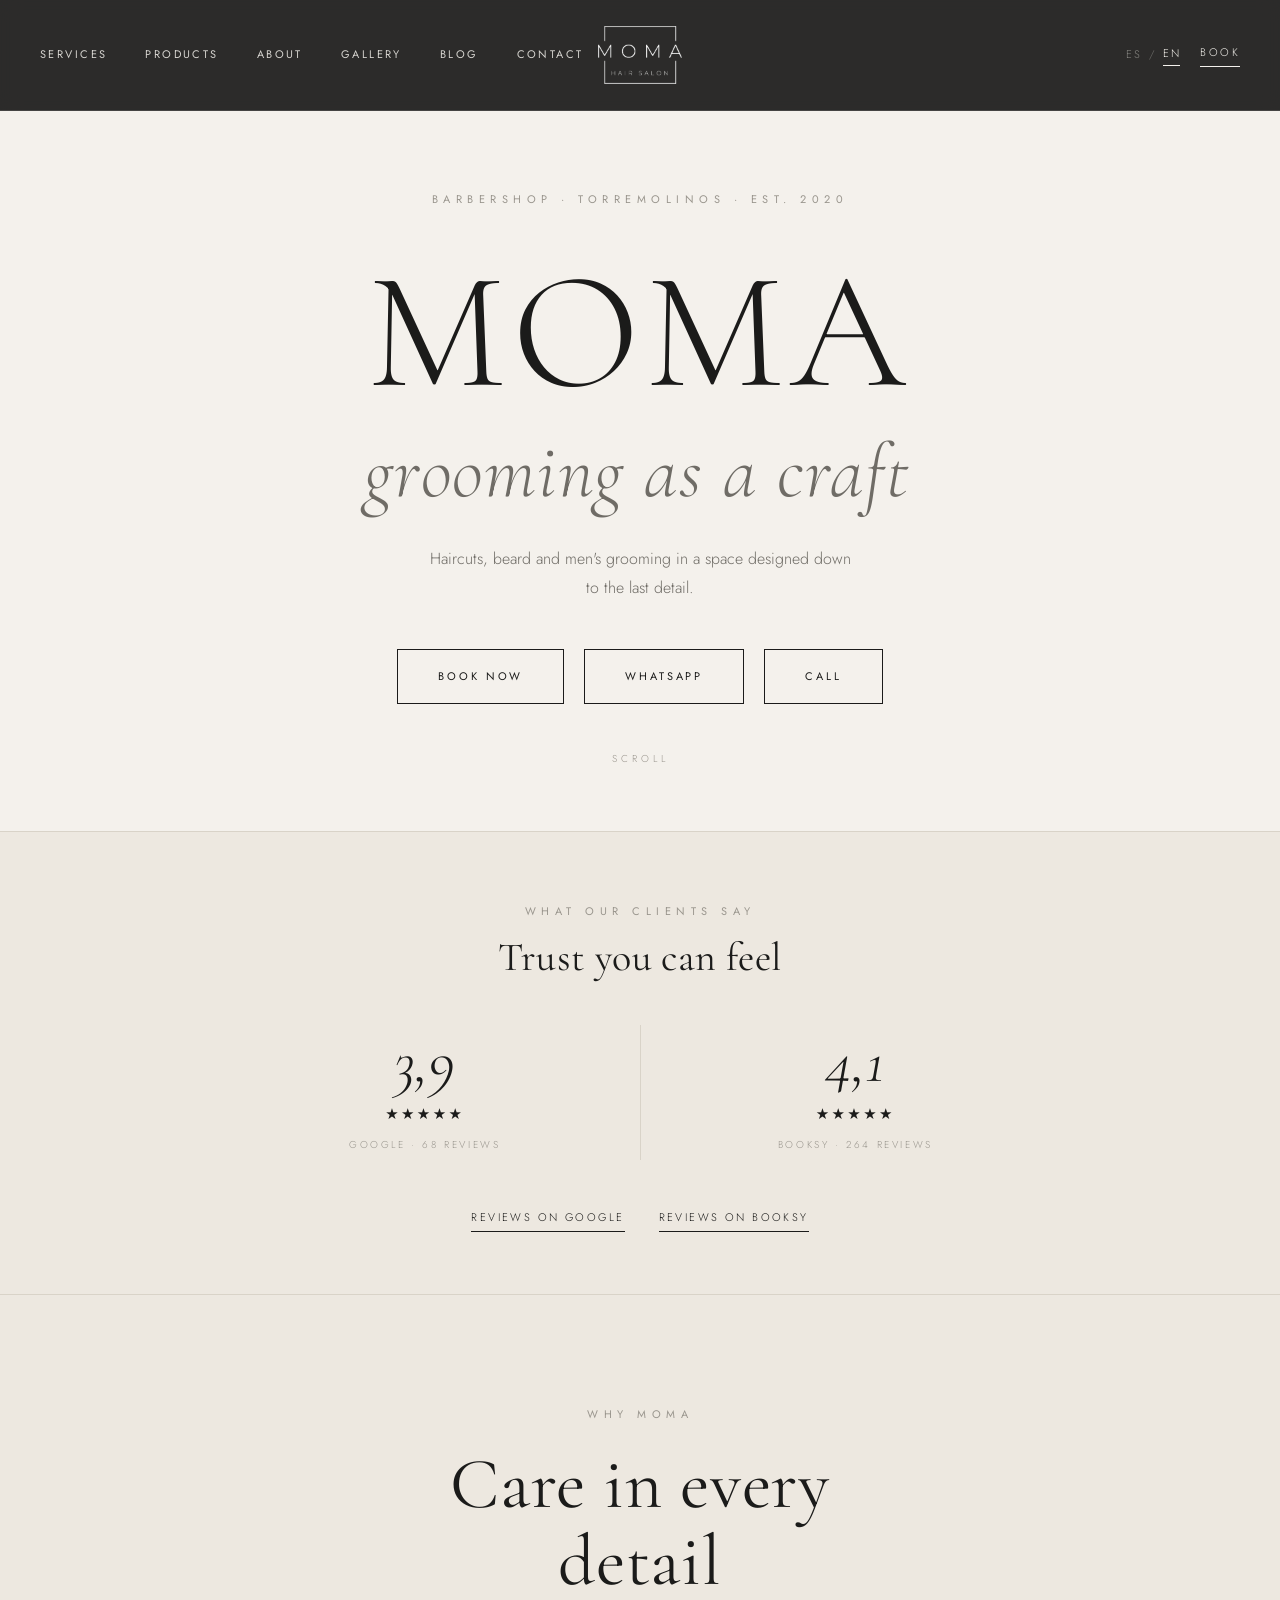
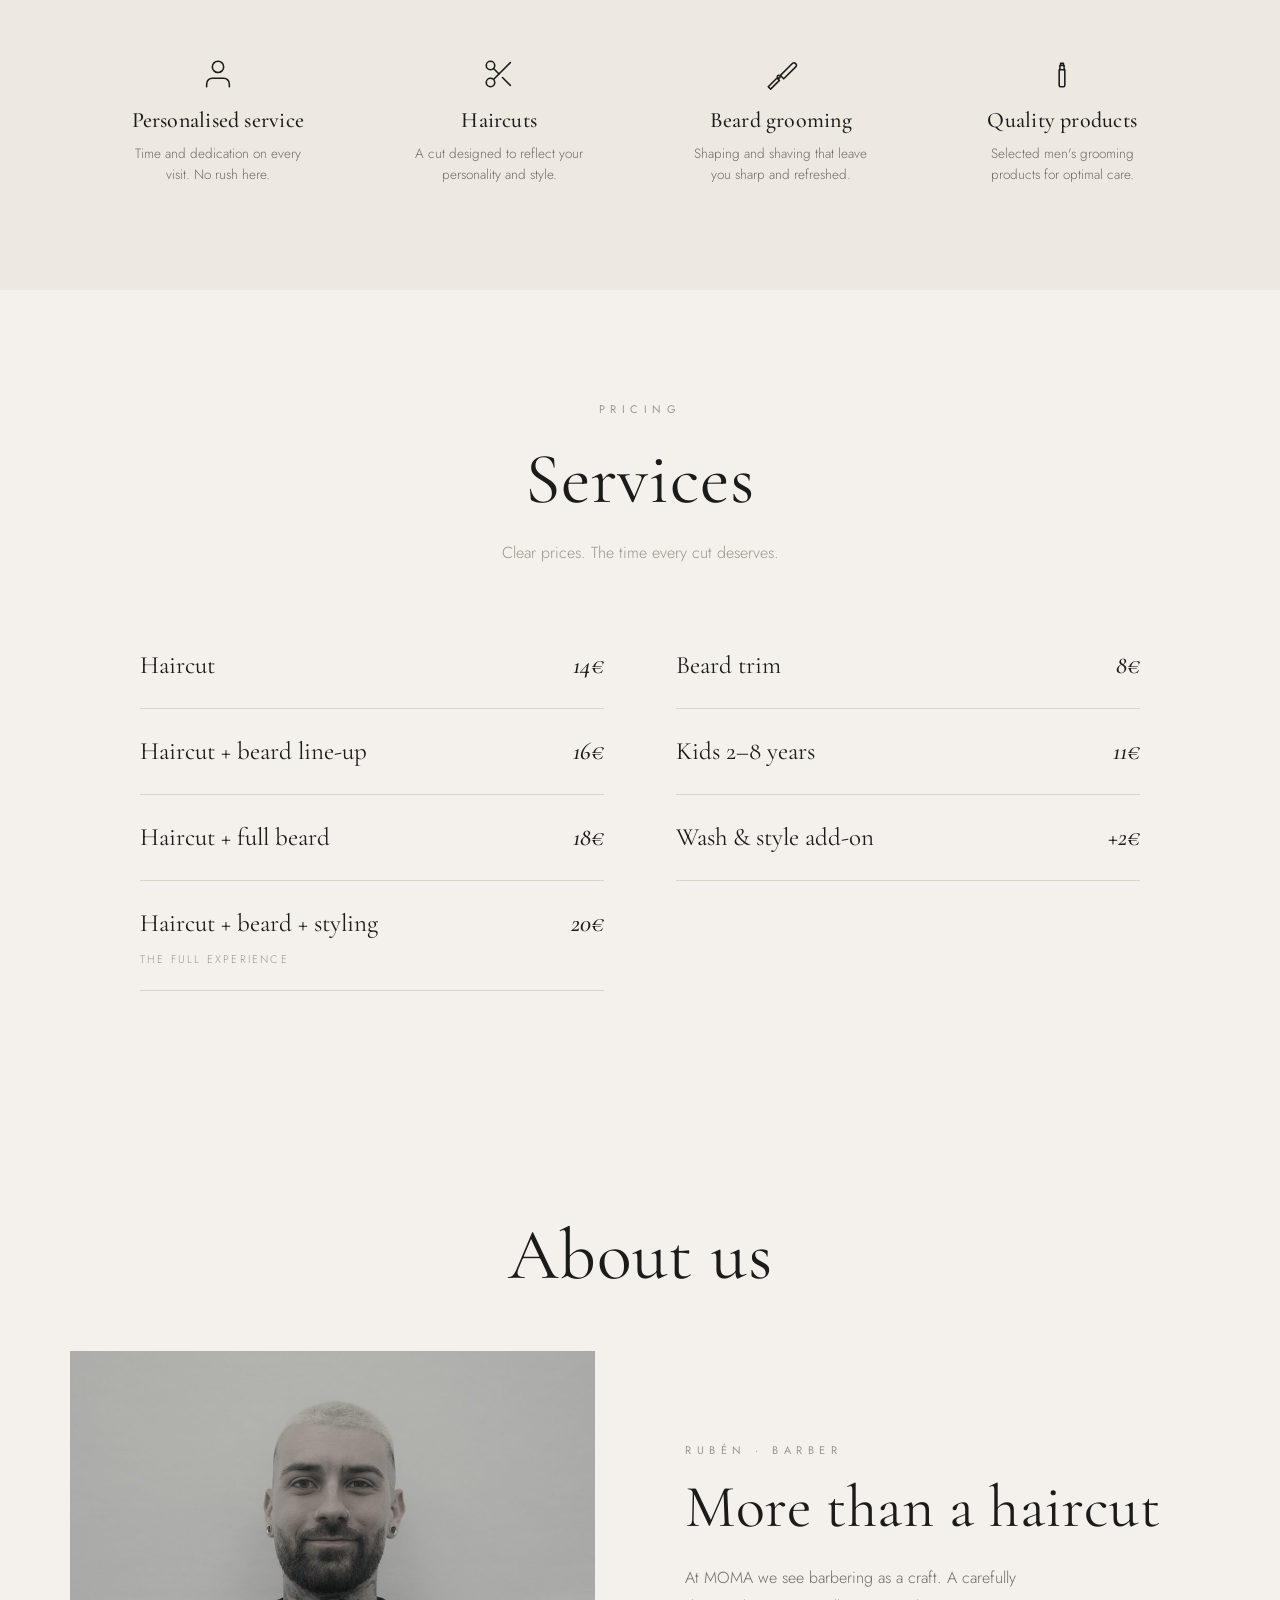
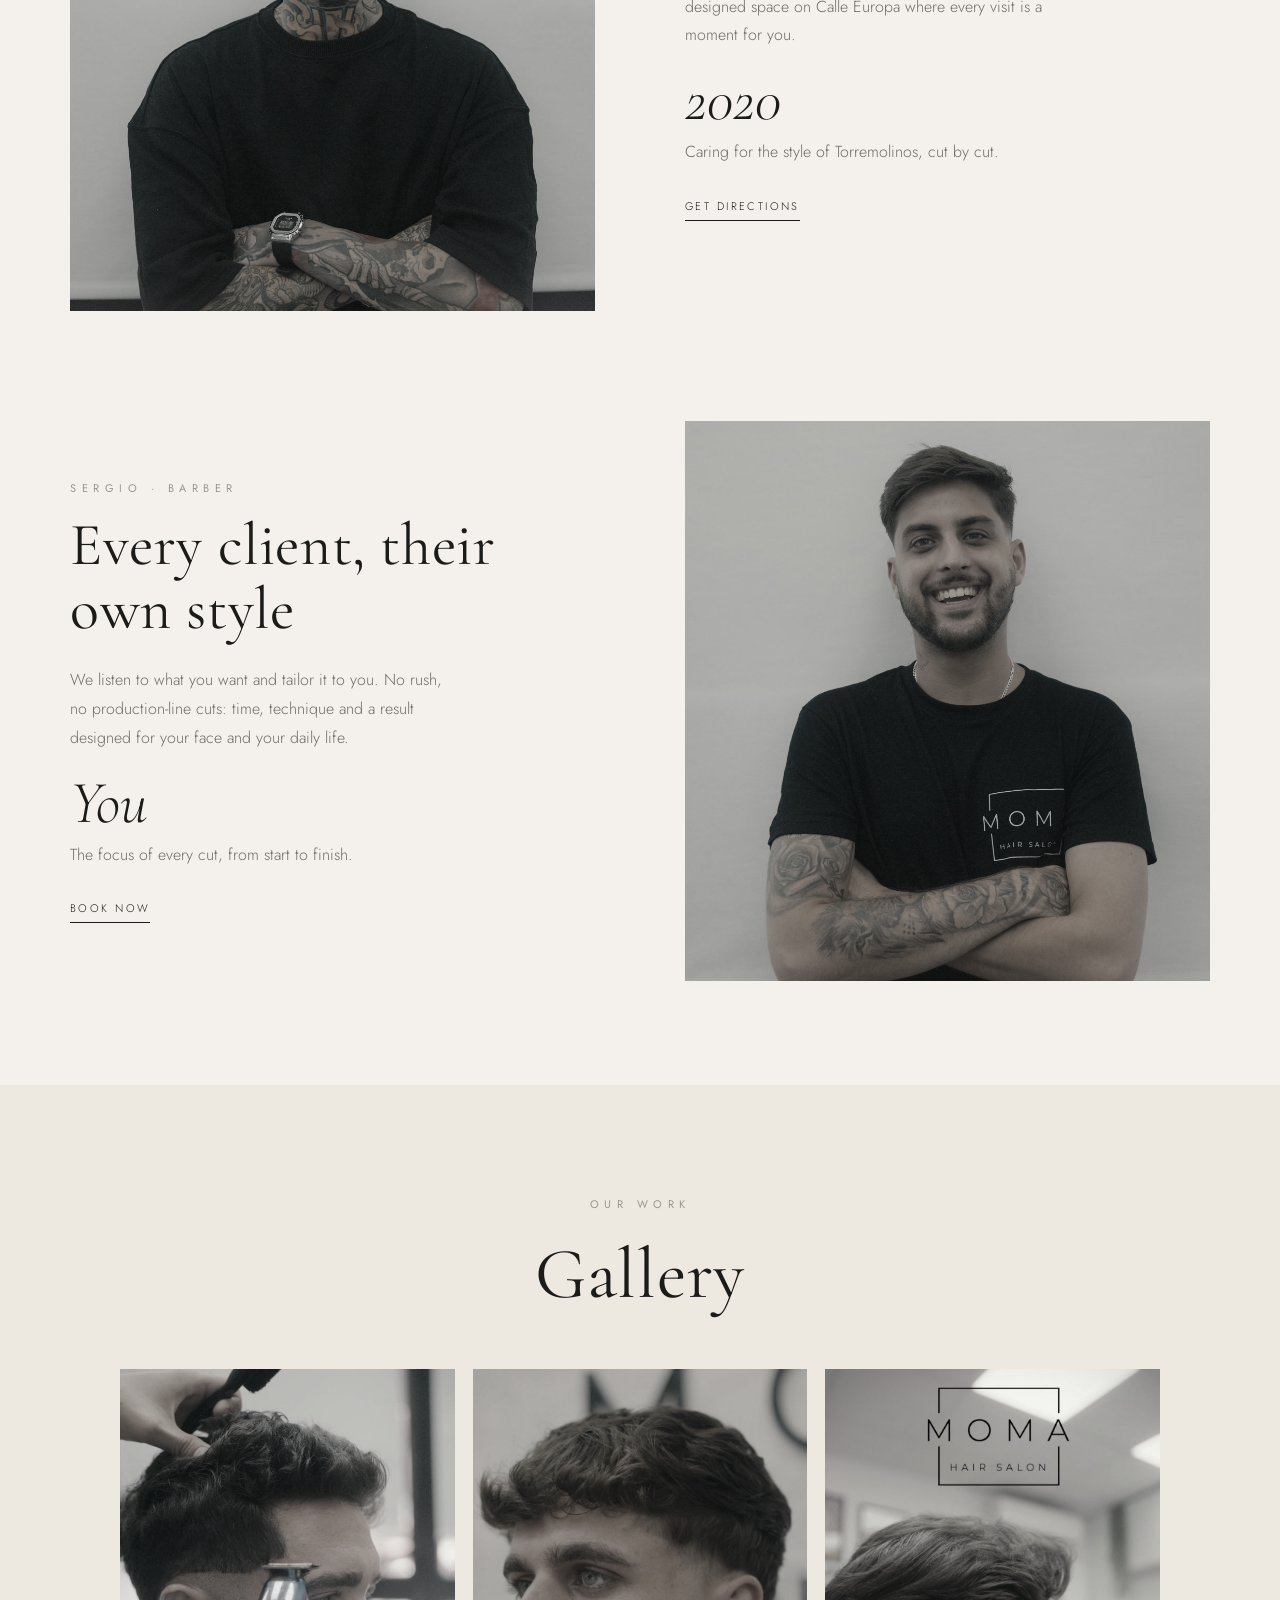
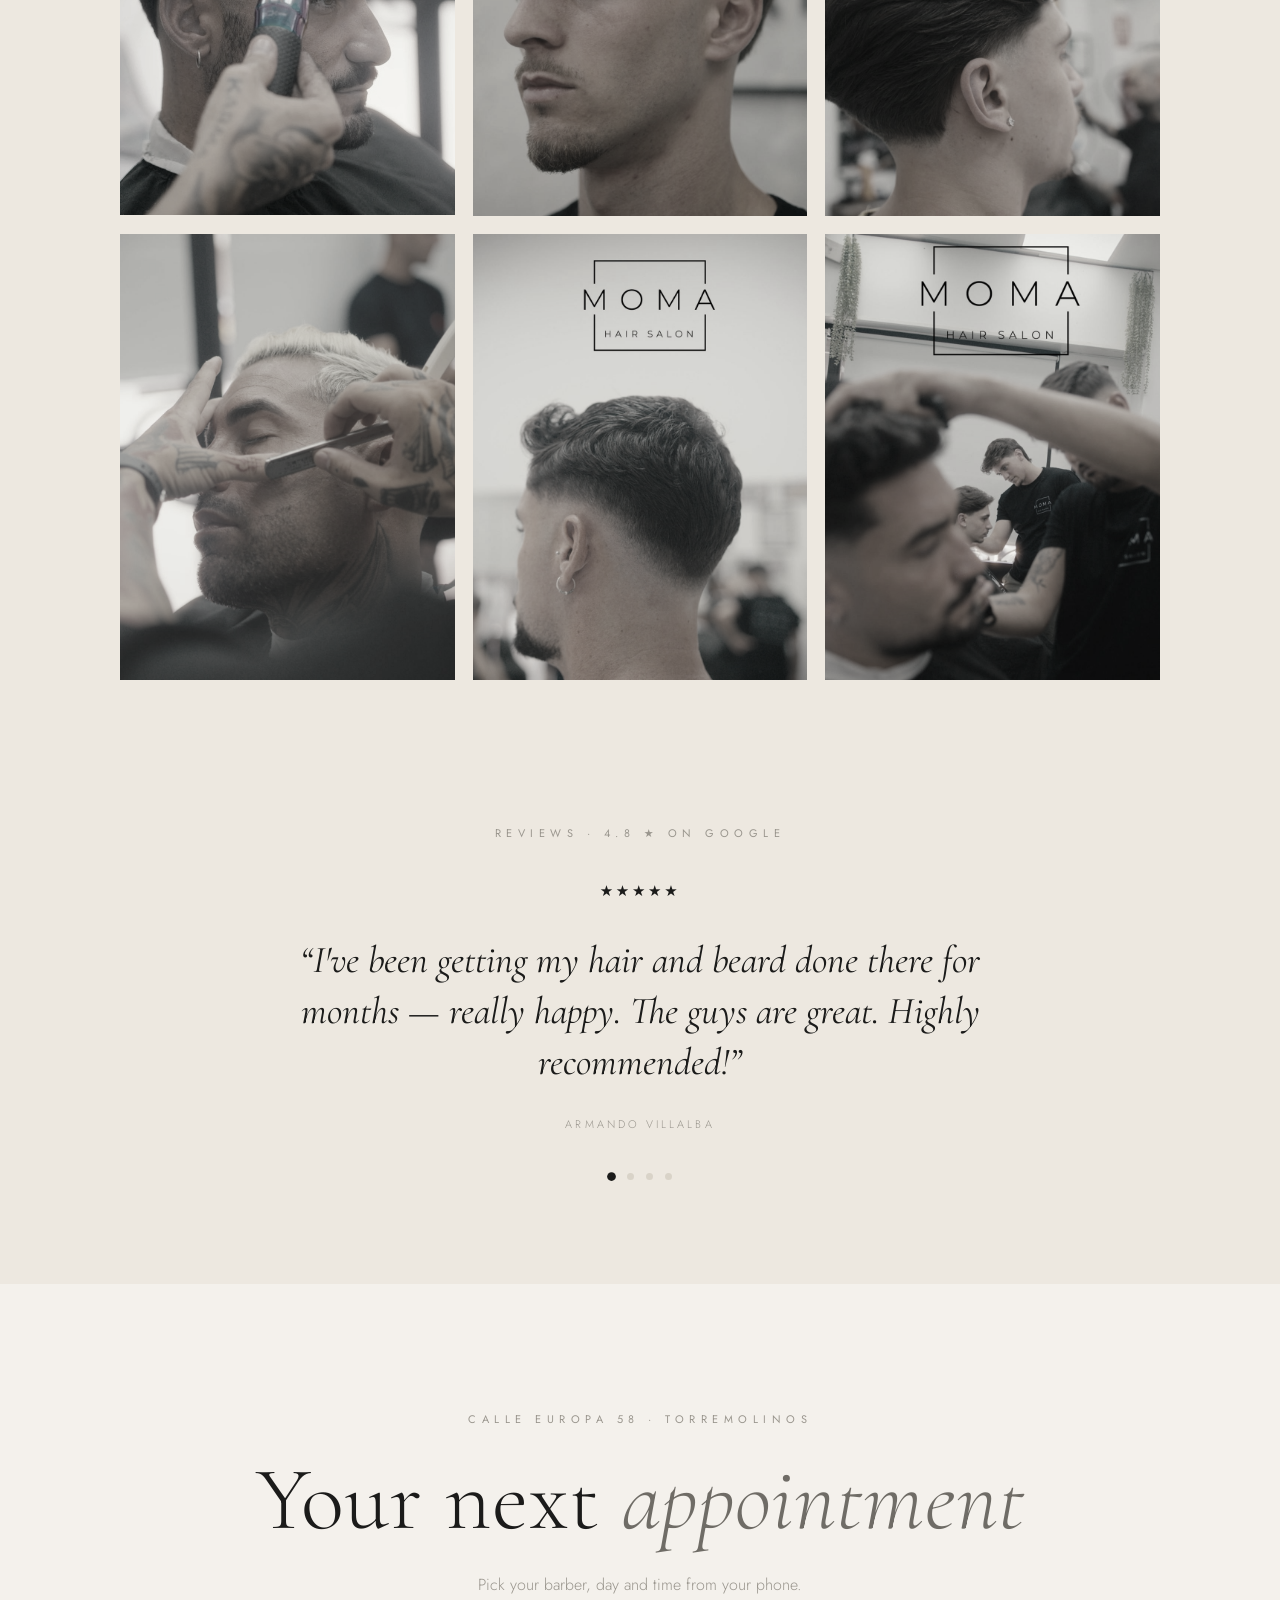
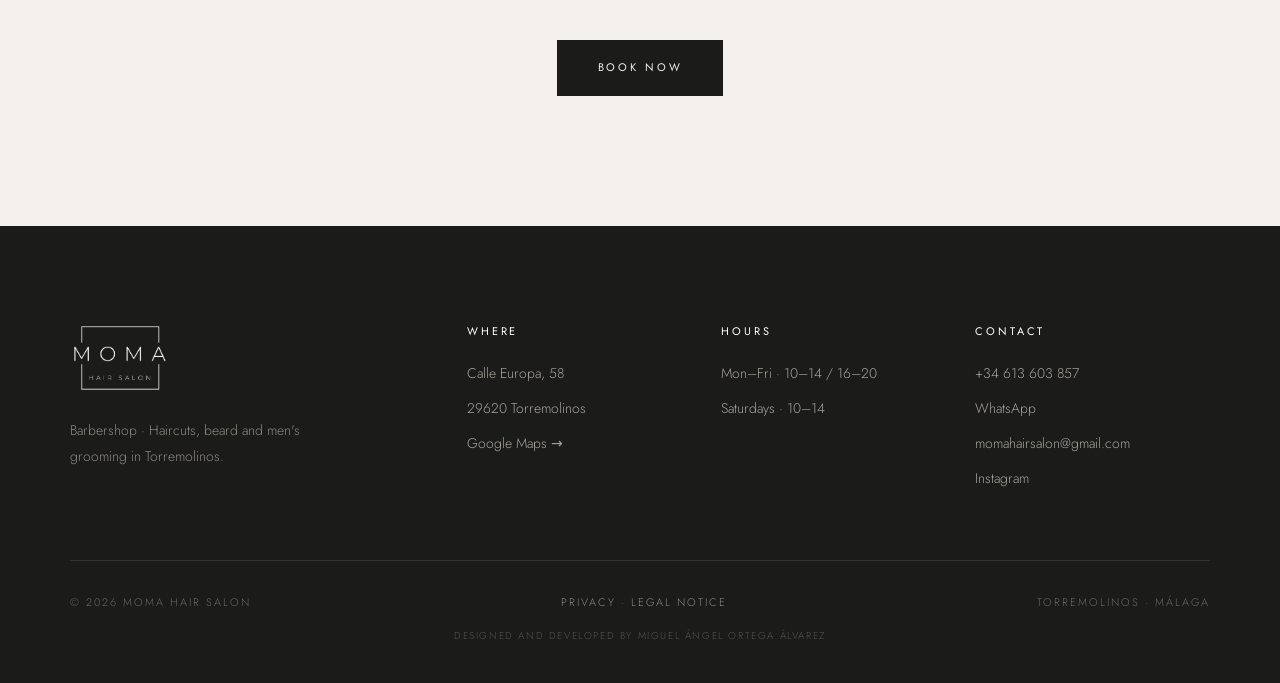
<file: index.html>
<!DOCTYPE html>
<html lang="es">
<head>
<meta charset="UTF-8" />
<meta name="viewport" content="width=device-width, initial-scale=1.0" />

<!-- ===== SEO ===== -->
<title>MOMA Hair Salon · Barbería en Torremolinos</title>
<meta name="description" content="Barbería en Torremolinos desde 2020. Cortes, barba y cuidado masculino con cita previa. Valorada 4,8★ en Google. Reserva online en Booksy." />
<meta name="theme-color" content="#F4F1EC" />
<!-- Dominio definitivo decidido (10-jun): barberiamoma.es · pendiente solo de que el cliente lo compre en Don Dominio y de configurar el DNS al desplegar -->
<link rel="canonical" href="https://www.barberiamoma.es/" />

<!-- ===== Favicons ===== -->
<link rel="icon" href="img/favicon.ico" sizes="any" />
<link rel="icon" type="image/png" href="img/favicon-32.png" sizes="32x32" />
<link rel="apple-touch-icon" href="img/apple-touch-icon.png" />

<!-- ===== Open Graph (WhatsApp / Instagram / Facebook) ===== -->
<meta property="og:type" content="website" />
<meta property="og:site_name" content="MOMA Hair Salon" />
<meta property="og:title" content="MOMA Hair Salon · Barbería en Torremolinos" />
<meta property="og:description" content="Cortes, barba y estilo masculino en Torremolinos. 4,8★ en Google. Reserva tu cita online." />
<meta property="og:url" content="https://www.barberiamoma.es/" />
<meta property="og:image" content="https://www.barberiamoma.es/img/og-image.jpg" />
<meta property="og:image:width" content="1200" />
<meta property="og:image:height" content="630" />
<meta property="og:locale" content="es_ES" />

<!-- ===== Twitter ===== -->
<meta name="twitter:card" content="summary_large_image" />
<meta name="twitter:title" content="MOMA Hair Salon · Barbería en Torremolinos" />
<meta name="twitter:description" content="Cortes, barba y estilo masculino en Torremolinos. 4,8★ en Google. Reserva online." />
<meta name="twitter:image" content="https://www.barberiamoma.es/img/og-image.jpg" />

<link rel="preconnect" href="https://fonts.googleapis.com" />
<link rel="preconnect" href="https://fonts.gstatic.com" crossorigin />
<link href="https://fonts.googleapis.com/css2?family=Cormorant+Garamond:ital,wght@0,300;0,400;0,500;1,300;1,400&family=Jost:wght@300;400;500&display=swap" rel="stylesheet" />
<!-- Umami Analytics (sin cookies) -->
<script defer src="https://umami.academiaesparta.es/script.js" data-website-id="be766307-9bef-4432-8839-2e776d0c295e"></script>
<style>
:root{
  --paper:#F4F1EC; --paper-2:#EDE8E0; --ink:#1B1B1A; --grey:#6f6c66; --soft:#9a968e;
  --line:#d9d3c8; --serif:'Cormorant Garamond',Georgia,serif; --sans:'Jost',system-ui,sans-serif;
  --ease:cubic-bezier(.22,.61,.36,1);
}
*{margin:0;padding:0;box-sizing:border-box}
html{scroll-behavior:smooth}
body{font-family:var(--sans);color:var(--grey);background:var(--paper);line-height:1.8;font-weight:300;-webkit-font-smoothing:antialiased}
img{display:block;max-width:100%}
a{color:inherit;text-decoration:none}
.wrap{max-width:1220px;margin:0 auto;padding:0 40px}
.lbl{font-family:var(--sans);text-transform:uppercase;letter-spacing:.5em;font-size:11px;font-weight:400;color:var(--soft)}
h1,h2,h3{font-family:var(--serif);color:var(--ink);font-weight:400;line-height:1.08;letter-spacing:.01em}

/* NAV */
.nav{position:sticky;top:0;z-index:50;display:grid;grid-template-columns:1fr auto 1fr;align-items:center;
  padding:22px 40px;background:rgba(27,27,26,.92);backdrop-filter:blur(10px);border-bottom:1px solid rgba(255,255,255,.12)}
.nav__links{display:flex;gap:38px;justify-self:start}
.nav__links a{text-transform:uppercase;letter-spacing:.22em;font-size:11px;font-weight:400;color:var(--paper);transition:.3s;opacity:.85}
.nav__links a:hover{opacity:1}
.nav__logo{justify-self:center}
.nav__logo img{height:66px;filter:invert(1) brightness(2)}
.nav__cta{justify-self:end;display:flex;align-items:center;gap:20px}
.nav__cta .link-u{color:var(--paper);border-bottom-color:var(--paper)}
.lang-switch{display:flex;align-items:center;gap:7px;font-family:var(--sans);font-size:11px;letter-spacing:.16em}
.lang-switch button{background:none;border:0;padding:0;color:var(--paper);opacity:.45;cursor:pointer;font:inherit;letter-spacing:inherit;transition:opacity .3s}
.lang-switch button:hover{opacity:.8}
.lang-switch button.is-active{opacity:1;border-bottom:1px solid var(--paper);padding-bottom:2px}
.lang-switch span{color:var(--paper);opacity:.35}
/* Botón hamburguesa (solo móvil) */
.nav__burger{display:none;width:28px;height:16px;position:relative;background:none;border:0;padding:0;cursor:pointer;justify-self:start;z-index:60}
.nav__burger span{position:absolute;left:0;width:100%;height:1.5px;background:var(--paper);transition:transform .4s var(--ease),opacity .3s var(--ease)}
.nav__burger span:nth-child(1){top:0}
.nav__burger span:nth-child(2){top:50%;transform:translateY(-50%)}
.nav__burger span:nth-child(3){bottom:0}
.nav.is-open .nav__burger span:nth-child(1){top:50%;transform:translateY(-50%) rotate(45deg)}
.nav.is-open .nav__burger span:nth-child(2){opacity:0}
.nav.is-open .nav__burger span:nth-child(3){bottom:50%;transform:translateY(50%) rotate(-45deg)}
.nav__links-reservar{display:none}
.link-u{text-transform:uppercase;letter-spacing:.22em;font-size:11px;color:var(--ink);border-bottom:1px solid var(--ink);padding-bottom:3px;transition:.3s}
.link-u:hover{opacity:.55}
.btn{display:inline-block;font-family:var(--sans);text-transform:uppercase;letter-spacing:.26em;font-size:11px;font-weight:400;
  padding:17px 40px;border:1px solid var(--ink);color:var(--ink);background:transparent;transition:.45s var(--ease);cursor:pointer}
.btn:hover{background:var(--ink);color:var(--paper)}
.btn--ink{background:var(--ink);color:var(--paper)}
.btn--ink:hover{background:transparent;color:var(--ink)}

/* HERO — tipográfico, mucho aire */
.hero{min-height:80vh;display:flex;flex-direction:column;align-items:center;justify-content:center;text-align:center;padding:56px 24px 40px}
.hero h1{font-size:clamp(60px,13vw,168px);font-weight:300;letter-spacing:.04em;color:var(--ink)}
.hero h1 em{display:block;font-style:italic;font-size:.46em;letter-spacing:.02em;color:var(--grey);margin-top:.1em;min-height:1.1em}
.hero h1 em::after{content:"";display:inline-block;width:2px;height:.85em;background:var(--soft);margin-left:.05em;vertical-align:-.04em;animation:blink .85s step-end infinite}
.hero h1 em.done::after{opacity:0;animation:none}
@keyframes blink{50%{opacity:0}}
.hero .lbl{margin-bottom:34px}
.hero__sub{margin:30px 0 0;max-width:430px;font-size:16px;color:var(--grey)}
.hero__btns{margin-top:46px;display:flex;gap:20px;align-items:center;flex-wrap:wrap;justify-content:center}
.hero__scroll{margin-top:46px;font-size:10px;letter-spacing:.4em;text-transform:uppercase;color:var(--soft)}
/* Prueba social */
.proof{padding:70px 0 62px;text-align:center;background:var(--paper-2);border-top:1px solid var(--line);border-bottom:1px solid var(--line)}
.proof__head{margin-bottom:46px}
.proof__head .lbl{display:block;margin-bottom:14px}
.proof__head h2{font-size:clamp(28px,4vw,40px)}
.proof__grid{display:flex;justify-content:center;align-items:flex-start;flex-wrap:wrap;gap:0;max-width:860px;margin:0 auto}
.proof__item{flex:1;min-width:170px;padding:6px 34px}
.proof__item+.proof__item{border-left:1px solid var(--line)}
.proof__num{font-family:var(--serif);font-style:italic;font-size:clamp(46px,6vw,62px);color:var(--ink);display:block;line-height:1}
.proof__stars{margin-top:14px;font-size:15px;letter-spacing:.16em;color:var(--ink);line-height:1}
.proof__lbl{display:block;margin-top:14px;text-transform:uppercase;letter-spacing:.26em;font-size:10px;color:var(--soft)}
.proof__cta{display:inline-block;margin-top:48px}
.proof__links{margin-top:48px;display:flex;gap:16px 34px;justify-content:center;align-items:center;flex-wrap:wrap}
.proof__links .proof__cta{margin-top:0}
@media(max-width:640px){
  .proof__item{flex-basis:100%;padding:26px 0}
  .proof__item+.proof__item{border-left:none;border-top:1px solid var(--line)}
}
/* Reseñas · cita que rota */
.testi2{padding:104px 0 110px;text-align:center}
.testi2 .lbl{display:block;margin-bottom:34px}
.testi2__stars{font-size:15px;letter-spacing:.18em;color:var(--ink);margin-bottom:30px}
.testi2__stage{position:relative;max-width:760px;margin:0 auto;min-height:190px}
.testi2__item{position:absolute;inset:0;opacity:0;transition:opacity .5s ease;pointer-events:none}
.testi2__item.is-active{opacity:1;pointer-events:auto}
.testi2__item blockquote{font-family:var(--serif);font-style:italic;font-weight:400;font-size:clamp(24px,3.4vw,38px);line-height:1.34;color:var(--ink);margin:0}
.testi2__item cite{display:block;margin-top:28px;font-style:normal;font-family:var(--sans);text-transform:uppercase;letter-spacing:.28em;font-size:11px;color:var(--soft)}
.testi2__dots{display:flex;justify-content:center;gap:12px;margin-top:48px}
.testi2__dots button{width:7px;height:7px;border-radius:50%;border:0;padding:0;background:var(--line);cursor:pointer;transition:.4s}
.testi2__dots button.is-active{background:var(--ink);transform:scale(1.25)}

/* EQUIPO — barberos alternados (asimétrico) */
.barber{display:grid;grid-template-columns:1fr 1fr;gap:70px;align-items:center;max-width:1040px;margin:0 auto}
.barber + .barber{margin-top:110px}
.barber__media img{width:100%;height:600px;object-fit:cover;object-position:center 20%;filter:grayscale(.2)}
.barber__role{text-transform:uppercase;letter-spacing:.32em;font-size:11px;color:var(--soft)}
.barber__name{font-family:var(--serif);font-size:clamp(34px,4.5vw,52px);color:var(--ink);font-weight:400;margin:14px 0 18px}
.barber__body p{max-width:38ch}
.barber--rev .barber__media{order:2}
@media(max-width:760px){
  .barber{grid-template-columns:1fr;gap:26px}
  .barber__media{order:-1 !important}
  .barber__media img{height:460px}
  .barber + .barber{margin-top:72px}
}

/* SECCION */
.sec{padding:104px 0}
.sec--alt{background:var(--paper-2)}
.sec__head{max-width:560px;margin:0 auto 56px;text-align:center}
.sec__head h2{font-size:clamp(40px,6vw,72px);margin-top:18px}
.sec__head p{margin-top:20px;color:var(--soft);font-size:16px}

/* TARIFA minimal — dos columnas */
.price{max-width:1000px;margin:0 auto;column-count:2;column-gap:72px}
.price__row{display:flex;justify-content:space-between;align-items:baseline;gap:20px;
  padding:20px 0;border-bottom:1px solid var(--line);break-inside:avoid}
.price__name{font-family:var(--serif);font-size:25px;color:var(--ink);font-weight:400}
.price__desc{font-size:11px;text-transform:uppercase;letter-spacing:.2em;color:var(--soft);margin-top:4px}
.price__val{font-family:var(--serif);font-size:25px;color:var(--ink);font-weight:500;font-style:italic;white-space:nowrap}
/* entrada escalonada de cada servicio */
.price__row.reveal{opacity:0;transform:translateY(16px);filter:none;
  transition:opacity .6s var(--ease),transform .6s var(--ease)}
.price__row.reveal.in{opacity:1;transform:none}
.price__row:nth-child(2){transition-delay:.07s}
.price__row:nth-child(3){transition-delay:.14s}
.price__row:nth-child(4){transition-delay:.21s}
.price__row:nth-child(5){transition-delay:.28s}
.price__row:nth-child(6){transition-delay:.35s}
.price__row:nth-child(7){transition-delay:.42s}
@media(max-width:720px){.price{column-count:1}}

/* ABOUT split */
.about{display:grid;grid-template-columns:1fr 1fr;column-gap:90px;row-gap:24px;align-items:center}
/* escritorio: foto a un lado ocupando las 2 filas; encabezado (label+h2) arriba y cuerpo abajo al otro lado → quedan agrupados en el centro, como antes */
.about__media{grid-column:1;grid-row:1 / span 2;overflow:hidden}
.about__head{grid-column:2;grid-row:1;align-self:end}
.about__body{grid-column:2;grid-row:2;align-self:start}
.about--rev .about__media{grid-column:2}
.about--rev .about__head,.about--rev .about__body{grid-column:1}
.about__media img{height:560px;width:100%;object-fit:cover;filter:grayscale(.85);
  transition:transform 1s var(--ease),filter .7s var(--ease)}
.about__media:hover img{transform:scale(1.06);filter:grayscale(0)}
.about__head .lbl{display:block;margin-bottom:14px}
.about h2{font-size:clamp(36px,5vw,60px);margin-bottom:0}
.about__body p{max-width:42ch}
.about .num{font-family:var(--serif);font-style:italic;font-size:60px;color:var(--ink);display:block;line-height:1;margin-bottom:8px}

/* SCROLL REVEAL */
.reveal{opacity:0;transform:translateY(70px);filter:blur(6px);
  transition:opacity .95s var(--ease),transform 1.1s var(--ease),filter .95s var(--ease)}
.reveal.in{opacity:1;transform:none;filter:none}
/* direccionales: foto desde la izquierda, texto desde la derecha */
.reveal--left{transform:translateX(-90px)}
.reveal--right{transform:translateX(90px)}
.reveal[data-d="1"]{transition-delay:.18s}
.reveal[data-d="2"]{transition-delay:.34s}
/* variante 'pop' para galeria: sube + escala + desenfoque, en cascada */
.reveal--pop{opacity:0;transform:translateY(90px) scale(.9);filter:blur(8px)}
.reveal--pop.in{opacity:1;transform:none;filter:none}
.gal .reveal--pop:nth-child(2){transition-delay:.10s}
.gal .reveal--pop:nth-child(3){transition-delay:.20s}
.gal .reveal--pop:nth-child(4){transition-delay:.14s}
.gal .reveal--pop:nth-child(5){transition-delay:.24s}
.gal .reveal--pop:nth-child(6){transition-delay:.34s}
@media(prefers-reduced-motion:reduce){.reveal{opacity:1;transform:none;filter:none;transition:none}}

/* GALERIA — tiles verticales (lookbook) */
.gal{display:grid;grid-template-columns:repeat(3,1fr);gap:18px;max-width:1040px;margin:0 auto}
.gal__item{overflow:hidden}
.gal__item img,.gal__item video{display:block;width:100%;aspect-ratio:3/4;object-fit:cover;object-position:center 25%;
  filter:grayscale(.85);transition:transform .8s var(--ease),filter .6s var(--ease)}
.gal__item:hover img,.gal__item:hover video{transform:scale(1.06);filter:grayscale(0)}
.gal__item--video video{object-position:center 30%}

/* PRODUCTOS — rejilla tienda (oculta hasta pulsar 'Productos') */
#productos{display:none}
.prods{display:flex;flex-wrap:wrap;justify-content:center;gap:44px 32px;max-width:1080px;margin:0 auto}
.prod{flex:0 0 232px;max-width:232px;text-align:center}
.prod__img{background:#fff;overflow:hidden;aspect-ratio:1/1;border:1px solid var(--line)}
.prod__img img{width:100%;height:100%;object-fit:cover;transition:transform .65s var(--ease)}
.prod:hover .prod__img img{transform:scale(1.05)}
.prod__name{font-family:var(--serif);font-size:19px;color:var(--ink);font-weight:500;margin:18px 0 6px;line-height:1.22}
.prod__price{font-family:var(--serif);font-style:italic;font-size:20px;color:var(--ink)}
.prod__price .old{font-family:var(--sans);font-style:normal;font-size:13px;color:var(--soft);text-decoration:line-through;margin-right:7px;letter-spacing:.02em}
.prods .reveal--pop:nth-child(2){transition-delay:.06s}
.prods .reveal--pop:nth-child(3){transition-delay:.12s}
.prods .reveal--pop:nth-child(4){transition-delay:.18s}
.prods .reveal--pop:nth-child(5){transition-delay:.10s}
.prods .reveal--pop:nth-child(6){transition-delay:.16s}
.prods .reveal--pop:nth-child(7){transition-delay:.22s}
@media(max-width:880px){.prod{flex:0 0 44%;max-width:44%}}
/* PRÓXIMAMENTE — productos en preparación (el cliente enviará las fotos nuevas) */
.soon{text-align:center;padding:24px 0 8px}
.soon__tag{font-family:var(--serif);font-style:italic;font-weight:400;font-size:clamp(40px,7vw,76px);color:var(--ink);line-height:1.05}
.soon__txt{max-width:44ch;margin:24px auto 0;color:var(--grey);font-size:16px}

/* VENTAJAS */
.feats{display:grid;grid-template-columns:repeat(4,1fr);gap:46px;max-width:1080px;margin:0 auto;text-align:center}
.feat svg{width:34px;height:34px;stroke:var(--ink);stroke-width:1.1;fill:none;stroke-linecap:round;stroke-linejoin:round;margin:0 auto 18px;display:block}
.feat h3{font-family:var(--serif);font-size:22px;color:var(--ink);font-weight:500;margin-bottom:10px}
.feat p{font-size:13.5px;color:var(--grey);max-width:23ch;margin:0 auto;line-height:1.6}
@media(max-width:780px){.feats{grid-template-columns:1fr 1fr;gap:40px}}
@media(max-width:440px){.feats{grid-template-columns:1fr}}

/* CTA minimal */
.cta{text-align:center;padding:120px 0 130px}
.cta h2{font-size:clamp(44px,7vw,92px);font-weight:300}
.cta h2 em{font-style:italic;color:var(--grey)}
.cta p{margin:22px 0 40px;color:var(--soft)}

/* FOOTER */
.foot{background:var(--ink);color:#a8a49b;padding:96px 0 38px}
.foot__top{display:grid;grid-template-columns:1.7fr 1fr 1fr 1.15fr;gap:50px;align-items:start;
  padding-bottom:58px;border-bottom:1px solid #34322e}
.foot__logo{height:72px;filter:invert(1) brightness(2);margin-bottom:24px}
.foot__brand p{font-size:14px;line-height:1.85;max-width:30ch;color:#8d897f}
.foot h4{font-family:var(--sans);text-transform:uppercase;letter-spacing:.26em;font-size:11px;color:#fff;
  margin-bottom:20px;font-weight:400}
.foot__col p,.foot__col a{display:block;font-size:14px;line-height:1.65;color:#a8a49b;margin:0 0 12px}
.foot__col a{transition:.3s}
.foot__col a:hover{color:#fff}
.foot__bottom{margin-top:32px;display:flex;justify-content:space-between;font-size:11px;letter-spacing:.18em;color:#6d6a62;text-transform:uppercase}
.foot__credit{margin-top:14px;text-align:center;font-size:10px;letter-spacing:.16em;color:#56534c;text-transform:uppercase}
.foot__legal a{color:#8d897f;border-bottom:1px solid transparent;transition:.3s}
.foot__legal a:hover{color:#fff;border-bottom-color:#fff}

@media(max-width:880px){
  .nav{padding:14px 22px}
  .nav__cta .link-u{display:none}
  .nav__burger{display:block}
  .nav__logo img{height:56px}
  .nav__links{
    position:absolute;top:100%;left:0;right:0;justify-self:stretch;
    flex-direction:column;align-items:stretch;gap:0;
    background:var(--ink);border-bottom:1px solid rgba(255,255,255,.12);
    box-shadow:0 26px 40px -30px rgba(0,0,0,.35);
    padding:6px 22px 24px;
    opacity:0;visibility:hidden;transform:translateY(-10px);
    transition:opacity .35s var(--ease),transform .35s var(--ease),visibility .35s}
  .nav.is-open .nav__links{opacity:1;visibility:visible;transform:none}
  .nav__links a{padding:17px 2px;border-bottom:1px solid rgba(255,255,255,.12);font-size:12px;opacity:1}
  .nav__links-reservar{display:block;margin-top:20px;border:1px solid var(--paper);text-align:center;padding:16px;font-size:12px}
  .gal{grid-template-columns:1fr 1fr;gap:12px}
  .about{grid-template-columns:1fr;row-gap:18px}
  .about__head,.about__media,.about__body{grid-column:1;grid-row:auto;align-self:auto}
  .about__head{order:1}.about__media{order:2}.about__body{order:3}
  .about--rev .about__head,.about--rev .about__media,.about--rev .about__body{grid-column:1}
  .about__media img{height:380px}
  .foot__top{grid-template-columns:1fr 1fr}
  .foot__bottom{flex-direction:column;gap:8px;text-align:center}
}
</style>

<!-- ===== Datos estructurados (SEO local) ===== -->
<script type="application/ld+json">
{
  "@context": "https://schema.org",
  "@type": "HairSalon",
  "name": "MOMA Hair Salon",
  "image": "https://www.barberiamoma.es/img/og-image.jpg",
  "@id": "https://www.barberiamoma.es/",
  "url": "https://www.barberiamoma.es/",
  "telephone": "+34613603857",
  "priceRange": "€€",
  "currenciesAccepted": "EUR",
  "address": {
    "@type": "PostalAddress",
    "streetAddress": "Calle Europa 58",
    "addressLocality": "Torremolinos",
    "addressRegion": "Málaga",
    "postalCode": "29620",
    "addressCountry": "ES"
  },
  "openingHoursSpecification": [
    { "@type": "OpeningHoursSpecification", "dayOfWeek": ["Monday","Tuesday","Wednesday","Thursday","Friday"], "opens": "10:00", "closes": "14:00" },
    { "@type": "OpeningHoursSpecification", "dayOfWeek": ["Monday","Tuesday","Wednesday","Thursday","Friday"], "opens": "16:00", "closes": "20:00" },
    { "@type": "OpeningHoursSpecification", "dayOfWeek": "Saturday", "opens": "10:00", "closes": "14:00" }
  ],
  "aggregateRating": { "@type": "AggregateRating", "ratingValue": "4.8", "reviewCount": "68" },
  "sameAs": [
    "https://instagram.com/moma_barberia",
    "https://barberiamoma.booksy.com/a"
  ]
}
</script>
</head>
<body>

<header class="nav">
  <button class="nav__burger" id="burger" aria-label="Abrir menú" aria-expanded="false" aria-controls="navlinks">
    <span></span><span></span><span></span>
  </button>
  <nav class="nav__links" id="navlinks">
    <a href="#servicios" data-en="Services">Servicios</a>
    <a href="#productos" data-en="Products">Productos</a>
    <a href="#nosotros" data-en="About">Nosotros</a>
    <a href="#galeria" data-en="Gallery">Galería</a>
    <a href="blog/index.html">Blog</a>
    <a href="#contacto" data-en="Contact">Contacto</a>
    <a href="https://barberiamoma.booksy.com/a" class="nav__links-reservar" data-en="Book">Reservar</a>
  </nav>
  <a href="#" class="nav__logo"><img src="img/logo-moma.png" alt="MOMA Hair Salon" /></a>
  <div class="nav__cta">
    <div class="lang-switch" role="group" aria-label="Idioma / Language">
      <button type="button" data-lang="es">ES</button>
      <span aria-hidden="true">/</span>
      <button type="button" data-lang="en">EN</button>
    </div>
    <a href="https://barberiamoma.booksy.com/a" class="link-u" data-en="Book">Reservar</a>
  </div>
</header>

<section class="hero">
  <p class="lbl" data-en="Barbershop · Torremolinos · Est. 2020">Barbería · Torremolinos · Est. 2020</p>
  <h1>MOMA<em id="tag" aria-label="el cuidado como oficio"></em></h1>
  <p class="hero__sub" data-en="Haircuts, beard and men's grooming in a space designed down to the last detail.">Cortes, barba y estilo masculino en un espacio pensado al detalle.</p>
  <div class="hero__btns">
    <a href="https://barberiamoma.booksy.com/a" class="btn" data-en="Book now">Reservar cita</a>
    <a href="https://wa.me/34613603857?text=Hola%2C%20me%20gustar%C3%ADa%20reservar%20una%20cita%20en%20MOMA" target="_blank" rel="noopener" class="btn">WhatsApp</a>
    <a href="tel:+34613603857" class="btn" data-en="Call">Llamar</a>
  </div>
  <div class="hero__scroll" data-en="Scroll">Desliza</div>
</section>


<section class="proof reveal" id="resenas">
  <div class="proof__head">
    <span class="lbl" data-en="What our clients say">Lo que dicen nuestros clientes</span>
    <h2 data-en="Trust you can feel">Confianza que se nota</h2>
  </div>
  <div class="proof__grid">
    <div class="proof__item">
      <span class="proof__num" data-count="4.8" data-decimals="1">4,8</span>
      <div class="proof__stars" aria-label="4,8 de 5 estrellas">★★★★★</div>
      <span class="proof__lbl" data-en="Google · 68 reviews">Google · 68 reseñas</span>
    </div>
    <div class="proof__item">
      <span class="proof__num" data-count="5.0" data-decimals="1">5,0</span>
      <div class="proof__stars" aria-label="5 de 5 estrellas">★★★★★</div>
      <span class="proof__lbl" data-en="Booksy · 264 reviews">Booksy · 264 reseñas</span>
    </div>
  </div>
  <div class="proof__links">
    <a href="https://search.google.com/local/reviews?placeid=ChIJs7sia5L7cg0R487xymxbXDs" target="_blank" rel="noopener" class="proof__cta link-u" data-en="Reviews on Google">Reseñas en Google</a>
    <a href="https://barberiamoma.booksy.com/a" target="_blank" rel="noopener" class="proof__cta link-u" data-en="Reviews on Booksy">Reseñas en Booksy</a>
  </div>
</section>


<section class="sec sec--alt" id="ventajas">
  <div class="wrap">
    <div class="sec__head">
      <span class="lbl" data-en="Why MOMA">Por qué MOMA</span>
      <h2 data-en="Care in every detail">Cuidado en cada detalle</h2>
    </div>
    <div class="feats">
      <div class="feat">
        <svg viewBox="0 0 24 24"><path d="M20 21v-2a4 4 0 0 0-4-4H8a4 4 0 0 0-4 4v2"/><circle cx="12" cy="7" r="4"/></svg>
        <h3 data-en="Personalised service">Atención personalizada</h3>
        <p data-en="Time and dedication on every visit. No rush here.">Tiempo y dedicación en cada visita. Aquí no hay prisas.</p>
      </div>
      <div class="feat">
        <svg viewBox="0 0 24 24"><circle cx="6" cy="6" r="3"/><circle cx="6" cy="18" r="3"/><line x1="20" y1="4" x2="8.12" y2="15.88"/><line x1="14.47" y1="14.48" x2="20" y2="20"/><line x1="8.12" y1="8.12" x2="12" y2="12"/></svg>
        <h3 data-en="Haircuts">Cortes de pelo</h3>
        <p data-en="A cut designed to reflect your personality and style.">Tu corte, pensado para reflejar tu personalidad y tu estilo.</p>
      </div>
      <div class="feat">
        <svg viewBox="0 0 24 24"><path d="M3 21 L9.2 14.8 l1.7 1.7 L4.7 22.7 Z"/><circle cx="10.4" cy="13.9" r="1"/><path d="M11.6 13 L20 4.6 a1.7 1.7 0 0 1 2.4 2.4 L13.9 15.4 Z"/></svg>
        <h3 data-en="Beard grooming">Arreglos de barba</h3>
        <p data-en="Shaping and shaving that leave you sharp and refreshed.">Perfilado y afeitado que te dejan renovado y pulido.</p>
      </div>
      <div class="feat">
        <svg viewBox="0 0 24 24"><path d="M10 9h4v11a1 1 0 0 1-1 1h-2a1 1 0 0 1-1-1z"/><path d="M10.5 9V6h3v3"/><path d="M11 6V4.5h2V6"/></svg>
        <h3 data-en="Quality products">Productos de calidad</h3>
        <p data-en="Selected men's grooming products for optimal care.">Cosmética masculina seleccionada para un cuidado óptimo.</p>
      </div>
    </div>
  </div>
</section>

<section class="sec" id="servicios">
  <div class="wrap">
    <div class="sec__head">
      <span class="lbl" data-en="Pricing">Tarifa</span>
      <h2 data-en="Services">Servicios</h2>
      <p data-en="Clear prices. The time every cut deserves.">Precios claros. El tiempo que merece cada corte.</p>
    </div>
    <div class="price">
      <div class="price__row reveal"><div><div class="price__name" data-en="Haircut">Corte de pelo</div></div><span class="price__val">14€</span></div>
      <div class="price__row reveal"><div><div class="price__name" data-en="Haircut + beard line-up">Corte + perfilado de barba</div></div><span class="price__val">16€</span></div>
      <div class="price__row reveal"><div><div class="price__name" data-en="Haircut + full beard">Corte + barba completa</div></div><span class="price__val">18€</span></div>
      <div class="price__row reveal"><div><div class="price__name" data-en="Haircut + beard + styling">Corte + barba + peinado</div><div class="price__desc" data-en="The full experience">Experiencia completa</div></div><span class="price__val">20€</span></div>
      <div class="price__row reveal"><div><div class="price__name" data-en="Beard trim">Recorte de barba</div></div><span class="price__val">8€</span></div>
      <div class="price__row reveal"><div><div class="price__name" data-en="Kids 2–8 years">Niños 2–8 años</div></div><span class="price__val">11€</span></div>
      <div class="price__row reveal"><div><div class="price__name" data-en="Wash &amp; style add-on">Suplemento lavado y peinado</div></div><span class="price__val">+2€</span></div>
    </div>
  </div>
</section>

<section class="sec sec--alt" id="productos">
  <div class="wrap">
    <div class="sec__head">
      <span class="lbl" data-en="Shop">Tienda</span>
      <h2 data-en="Products">Productos</h2>
    </div>
    <div class="soon reveal">
      <p class="soon__tag" data-en="Take the ritual home">Llévate el ritual a casa</p>
      <p class="soon__txt" data-en="Waxes, aftershave, sea salt spray, tools and more to keep your barbershop look between visits. See the full selection in our catalogue.">Ceras, after shave, agua de mar, herramientas y más para mantener entre cita y cita el resultado de la barbería. Consulta toda la selección en nuestro catálogo.</p>
      <a href="https://wa.me/c/34613603857" target="_blank" rel="noopener" class="btn" style="margin-top:34px" data-en="View catalogue">Ver catálogo</a>
    </div>
  </div>
</section>

<section class="sec" id="nosotros">
  <div class="wrap">
    <div class="sec__head">
      <h2 data-en="About us">Conócenos</h2>
    </div>
  </div>
  <div class="wrap about">
    <div class="about__head reveal reveal--right">
      <span class="lbl" data-en="Rubén · Barber">Rubén · Barbero</span>
      <h2 data-en="More than a haircut">Más que un corte</h2>
    </div>
    <div class="about__media reveal reveal--left"><img src="img/moma-about.jpg" alt="Rubén, barbero de MOMA" /></div>
    <div class="about__body reveal reveal--right" data-d="1">
      <p data-en="At MOMA we see barbering as a craft. A carefully designed space on Calle Europa where every visit is a moment for you.">En MOMA entendemos la barbería como un oficio. Un espacio cuidado en Calle Europa donde cada visita es un momento para ti.</p>
      <p style="margin-top:20px" data-en='<span class="num">2020</span>Caring for the style of Torremolinos, cut by cut.'><span class="num">2020</span>Cuidando el estilo de Torremolinos, corte a corte.</p>
      <a href="#contacto" class="link-u" style="display:inline-block;margin-top:30px" data-en="Get directions">Cómo llegar</a>
    </div>
  </div>

  <div class="wrap about about--rev" style="margin-top:110px">
    <div class="about__head reveal reveal--left">
      <span class="lbl" data-en="Sergio · Barber">Sergio · Barbero</span>
      <h2 data-en="Every client, their own style">Cada cliente, su estilo</h2>
    </div>
    <div class="about__media reveal reveal--right"><img src="img/moma-feature.jpg" alt="Sergio, barbero de MOMA" /></div>
    <div class="about__body reveal reveal--left" data-d="1">
      <p data-en="We listen to what you want and tailor it to you. No rush, no production-line cuts: time, technique and a result designed for your face and your daily life.">Escuchamos lo que buscas y lo trabajamos a tu medida. Sin prisas ni cortes en cadena: tiempo, técnica y un resultado pensado para tu cara y tu día a día.</p>
      <p style="margin-top:20px" data-en='<span class="num">You</span>The focus of every cut, from start to finish.'><span class="num">Tú</span>El centro de cada corte, de principio a fin.</p>
      <a href="https://barberiamoma.booksy.com/a" class="link-u" style="display:inline-block;margin-top:30px" data-en="Book now">Reservar cita</a>
    </div>
  </div>
</section>

<section class="sec sec--alt" id="galeria" style="padding-bottom:40px">
  <div class="wrap">
    <div class="sec__head">
      <span class="lbl" data-en="Our work">Trabajos</span>
      <h2 data-en="Gallery">Galería</h2>
    </div>
  </div>
  <div class="gal">
    <div class="gal__item gal__item--video reveal reveal--pop">
      <video muted loop playsinline preload="metadata" poster="img/galeria-video-poster.jpg"><source src="img/galeria-video.mp4" type="video/mp4" /></video>
    </div>
    <div class="gal__item reveal reveal--pop"><img src="img/g1.jpg" alt="Corte MOMA" /></div>
    <div class="gal__item reveal reveal--pop"><img src="img/g2.jpg" alt="Degradado lateral" /></div>
    <div class="gal__item reveal reveal--pop"><img src="img/g3.jpg" alt="Perfilado de barba" /></div>
    <div class="gal__item reveal reveal--pop"><img src="img/g4.jpg" alt="Degradado lateral" /></div>
    <div class="gal__item reveal reveal--pop"><img src="img/g6.jpg" alt="Perfilado de barba" /></div>
  </div>
</section>

<section class="sec sec--alt testi2" id="testimonios">
  <span class="lbl" data-en="Reviews · 4.8 ★ on Google">Reseñas · 4,8 ★ en Google</span>
  <div class="testi2__stars" aria-label="4,8 de 5 estrellas">★★★★★</div>
  <div class="testi2__stage">
    <div class="testi2__item is-active"><blockquote data-en="“I've been getting my hair and beard done there for months — really happy. The guys are great. Highly recommended!”">“Llevo meses cortándome el pelo y la barba allí, muy contento. Los chavales son geniales. ¡Súper recomendables!”</blockquote><cite>Armando Villalba</cite></div>
    <div class="testi2__item"><blockquote data-en="“Excellent, professional service — by far the best barbershop. 10/10.”">“Servicio excelente y profesional, sin duda la mejor peluquería. 10/10.”</blockquote><cite>Pablo Prieto</cite></div>
    <div class="testi2__item"><blockquote data-en="“Very professional and punctual. I live in Fuengirola and travel to Torremolinos for my haircut — that says it all.”">“Muy profesional y puntual. Vivo en Fuengirola y voy a Torremolinos a pelarme, con eso lo digo todo.”</blockquote><cite>Lázaro Quintana</cite></div>
    <div class="testi2__item"><blockquote data-en="“I've found the best barber and the perfect barbershop. My barber is Sergio, an absolute pro.”">“He encontrado el mejor barbero y la barbería perfecta. Mi barbero es Sergio, un crack.”</blockquote><cite>Ash C.</cite></div>
  </div>
  <div class="testi2__dots">
    <button class="is-active" aria-label="Reseña 1"></button>
    <button aria-label="Reseña 2"></button>
    <button aria-label="Reseña 3"></button>
    <button aria-label="Reseña 4"></button>
  </div>
</section>

<section class="cta">
  <div class="wrap">
    <span class="lbl">Calle Europa 58 · Torremolinos</span>
    <h2 style="margin-top:20px" data-en="Your next &lt;em&gt;appointment&lt;/em&gt;">Tu próxima <em>cita</em></h2>
    <p data-en="Pick your barber, day and time from your phone.">Elige barbero, día y hora desde tu móvil.</p>
    <a href="https://barberiamoma.booksy.com/a" class="btn btn--ink" data-en="Book now">Reservar ahora</a>
  </div>
</section>

<footer class="foot" id="contacto">
  <div class="wrap">
    <div class="foot__top">
      <div class="foot__brand">
        <img class="foot__logo" src="img/logo-moma.png" alt="MOMA Hair Salon" />
        <p data-en="Barbershop · Haircuts, beard and men's grooming in Torremolinos.">Barbería · Cortes, barba y cuidado masculino en Torremolinos.</p>
      </div>
      <div class="foot__col">
        <h4 data-en="Where">Dónde</h4>
        <p>Calle Europa, 58</p>
        <p>29620 Torremolinos</p>
        <a href="https://www.google.com/maps/search/?api=1&query=MOMA%20Hair%20Salon%20Torremolinos&query_place_id=ChIJs7sia5L7cg0R487xymxbXDs" target="_blank" rel="noopener">Google Maps →</a>
      </div>
      <div class="foot__col">
        <h4 data-en="Hours">Horario</h4>
        <p data-en="Mon–Fri · 10–14 / 16–20">Lun–Vie · 10–14 / 16–20</p>
        <p data-en="Saturdays · 10–14">Sábados · 10–14</p>
      </div>
      <div class="foot__col">
        <h4 data-en="Contact">Contacto</h4>
        <a href="tel:+34613603857">+34 613 603 857</a>
        <a href="https://wa.me/34613603857?text=Hola%2C%20me%20gustar%C3%ADa%20reservar%20una%20cita%20en%20MOMA" target="_blank" rel="noopener">WhatsApp</a>
        <a href="mailto:momahairsalon@gmail.com">momahairsalon@gmail.com</a>
        <a href="https://instagram.com/moma_barberia">Instagram</a>
      </div>
    </div>
    <div class="foot__bottom">
      <span>© 2026 MOMA Hair Salon</span>
      <span class="foot__legal"><a href="privacidad/index.html" data-en="Privacy">Privacidad</a> · <a href="aviso-legal/index.html" data-en="Legal notice">Aviso legal</a></span>
      <span>Torremolinos · Málaga</span>
    </div>
    <div class="foot__credit" data-en="Designed and developed by Miguel Ángel Ortega Álvarez">Diseño y desarrollo por Miguel Ángel Ortega Álvarez</div>
  </div>
</footer>

<script>
/* ===== Selector de idioma ES / EN ===== */
(function(){
  var TAG = { es: 'el cuidado como oficio', en: 'grooming as a craft' };
  window.MOMA_TAG = TAG;
  function apply(lang){
    document.documentElement.lang = lang;
    document.querySelectorAll('[data-en]').forEach(function(el){
      if(el.getAttribute('data-es') === null){ el.setAttribute('data-es', el.innerHTML); }
      el.innerHTML = (lang === 'en') ? el.getAttribute('data-en') : el.getAttribute('data-es');
    });
    document.querySelectorAll('.lang-switch button').forEach(function(b){
      b.classList.toggle('is-active', b.getAttribute('data-lang') === lang);
    });
    var tag = document.getElementById('tag');
    if(tag){
      tag.setAttribute('aria-label', TAG[lang]);
      if(tag.classList.contains('done')){ tag.textContent = TAG[lang]; } /* si ya terminó de escribirse, cambia el texto */
    }
    try{ localStorage.setItem('moma-lang', lang); }catch(e){}
    window.MOMA_LANG = lang;
  }
  window.MOMA_apply = apply;
  var saved = null;
  try{ saved = localStorage.getItem('moma-lang'); }catch(e){}
  var initial = saved || ((navigator.language || 'es').slice(0,2).toLowerCase() === 'en' ? 'en' : 'es');
  apply(initial);
  document.addEventListener('click', function(e){
    var b = (e.target && e.target.closest) ? e.target.closest('.lang-switch button') : null;
    if(b){ apply(b.getAttribute('data-lang')); }
  });
})();

/* ===== Hero: efecto máquina de escribir (en el idioma activo) ===== */
(function(){
  var el = document.getElementById('tag');
  if(!el) return;
  var txt = (window.MOMA_TAG && window.MOMA_TAG[window.MOMA_LANG]) || 'el cuidado como oficio';
  if (window.matchMedia && window.matchMedia('(prefers-reduced-motion: reduce)').matches){
    el.textContent = txt; el.classList.add('done'); return;
  }
  var i = 0;
  function step(){
    el.textContent = txt.slice(0, i);
    if (i++ < txt.length) { setTimeout(step, 78); }
    else { el.classList.add('done'); }
  }
  setTimeout(step, 600);
})();

(function(){
  var items = document.querySelectorAll('.reveal');
  if(!items.length) return;
  if(!('IntersectionObserver' in window)){
    items.forEach(function(el){ el.classList.add('in'); });
    return;
  }
  var io = new IntersectionObserver(function(entries){
    entries.forEach(function(e){
      if(e.isIntersecting){ e.target.classList.add('in'); io.unobserve(e.target); }
    });
  }, { threshold: 0.18, rootMargin: '0px 0px -8% 0px' });
  items.forEach(function(el){ io.observe(el); });
})();

/* Productos: solo aparece al pulsar 'Productos' en el menu */
(function(){
  var sec = document.getElementById('productos');
  var link = document.querySelector('.nav__links a[href="#productos"]');
  if(!sec || !link) return;
  link.addEventListener('click', function(e){
    e.preventDefault();
    sec.style.display = 'block';
    sec.querySelectorAll('.reveal').forEach(function(el){ el.classList.add('in'); });
    requestAnimationFrame(function(){ sec.scrollIntoView({behavior:'smooth'}); });
  });
})();

/* Menú hamburguesa (móvil): abrir/cerrar el panel desplegable */
(function(){
  var nav = document.querySelector('.nav');
  var burger = document.getElementById('burger');
  if(!nav || !burger) return;
  function close(){ nav.classList.remove('is-open'); burger.setAttribute('aria-expanded','false'); }
  burger.addEventListener('click', function(){
    var open = nav.classList.toggle('is-open');
    burger.setAttribute('aria-expanded', open ? 'true' : 'false');
  });
  nav.querySelectorAll('.nav__links a').forEach(function(a){ a.addEventListener('click', close); });
  document.addEventListener('click', function(e){
    if(nav.classList.contains('is-open') && !nav.contains(e.target)) close();
  });
  document.addEventListener('keydown', function(e){ if(e.key === 'Escape') close(); });
})();
</script>
<script>
/* Contador animado de las cifras de reseñas (count-up) */
(function(){
  var proof=document.getElementById('resenas');
  if(!proof)return;
  var nums=[].slice.call(proof.querySelectorAll('.proof__num[data-count]'));
  if(!nums.length)return;
  var reduce=window.matchMedia&&window.matchMedia('(prefers-reduced-motion: reduce)').matches;
  function fmt(v,dec,sep){
    if(dec)return v.toFixed(dec).replace('.',',');
    v=Math.round(v);
    return sep?v.toLocaleString('es-ES'):String(v);
  }
  function read(el){return {
    target:parseFloat(el.getAttribute('data-count')),
    dec:parseInt(el.getAttribute('data-decimals')||'0',10),
    sep:el.getAttribute('data-sep')==='1',
    prefix:el.getAttribute('data-prefix')||''
  };}
  function animate(el){
    var c=read(el),dur=2800,start=null;
    function step(ts){
      if(!start)start=ts;
      var p=Math.min((ts-start)/dur,1),e=1-Math.pow(1-p,3);
      el.textContent=c.prefix+fmt(c.target*e,c.dec,c.sep);
      if(p<1)requestAnimationFrame(step);
      else el.textContent=c.prefix+fmt(c.target,c.dec,c.sep);
    }
    requestAnimationFrame(step);
  }
  if(reduce||!('IntersectionObserver' in window))return; // deja los valores finales del HTML
  nums.forEach(function(el){var c=read(el);el.textContent=c.prefix+fmt(0,c.dec,c.sep);}); // arranca en 0
  var done=false;
  var io=new IntersectionObserver(function(es){
    es.forEach(function(e){ if(e.isIntersecting&&!done){done=true;nums.forEach(animate);io.disconnect();} });
  },{threshold:0.45});
  io.observe(proof);
})();
(function(){
  var items=[].slice.call(document.querySelectorAll('.testi2__item'));
  var dots=[].slice.call(document.querySelectorAll('.testi2__dots button'));
  if(!items.length)return;
  var i=0,timer;
  function go(n){items[i].classList.remove('is-active');dots[i].classList.remove('is-active');i=(n+items.length)%items.length;items[i].classList.add('is-active');dots[i].classList.add('is-active');}
  function start(){timer=setInterval(function(){go(i+1);},4000);}
  dots.forEach(function(b,n){b.addEventListener('click',function(){clearInterval(timer);go(n);start();});});
  start();
})();
</script>
<script>
/* Galería: el vídeo se reproduce al pasar el cursor (y pasa a color); en táctil, en bucle */
(function(){
  document.querySelectorAll('.gal__item--video').forEach(function(item){
    var v = item.querySelector('video');
    if(!v) return;
    if(window.matchMedia('(hover:none)').matches){ v.setAttribute('autoplay',''); v.play().catch(function(){}); return; }
    item.addEventListener('mouseenter', function(){ v.play().catch(function(){}); });
    item.addEventListener('mouseleave', function(){ v.pause(); });
  });
})();
</script>
</body>
</html>
</file>
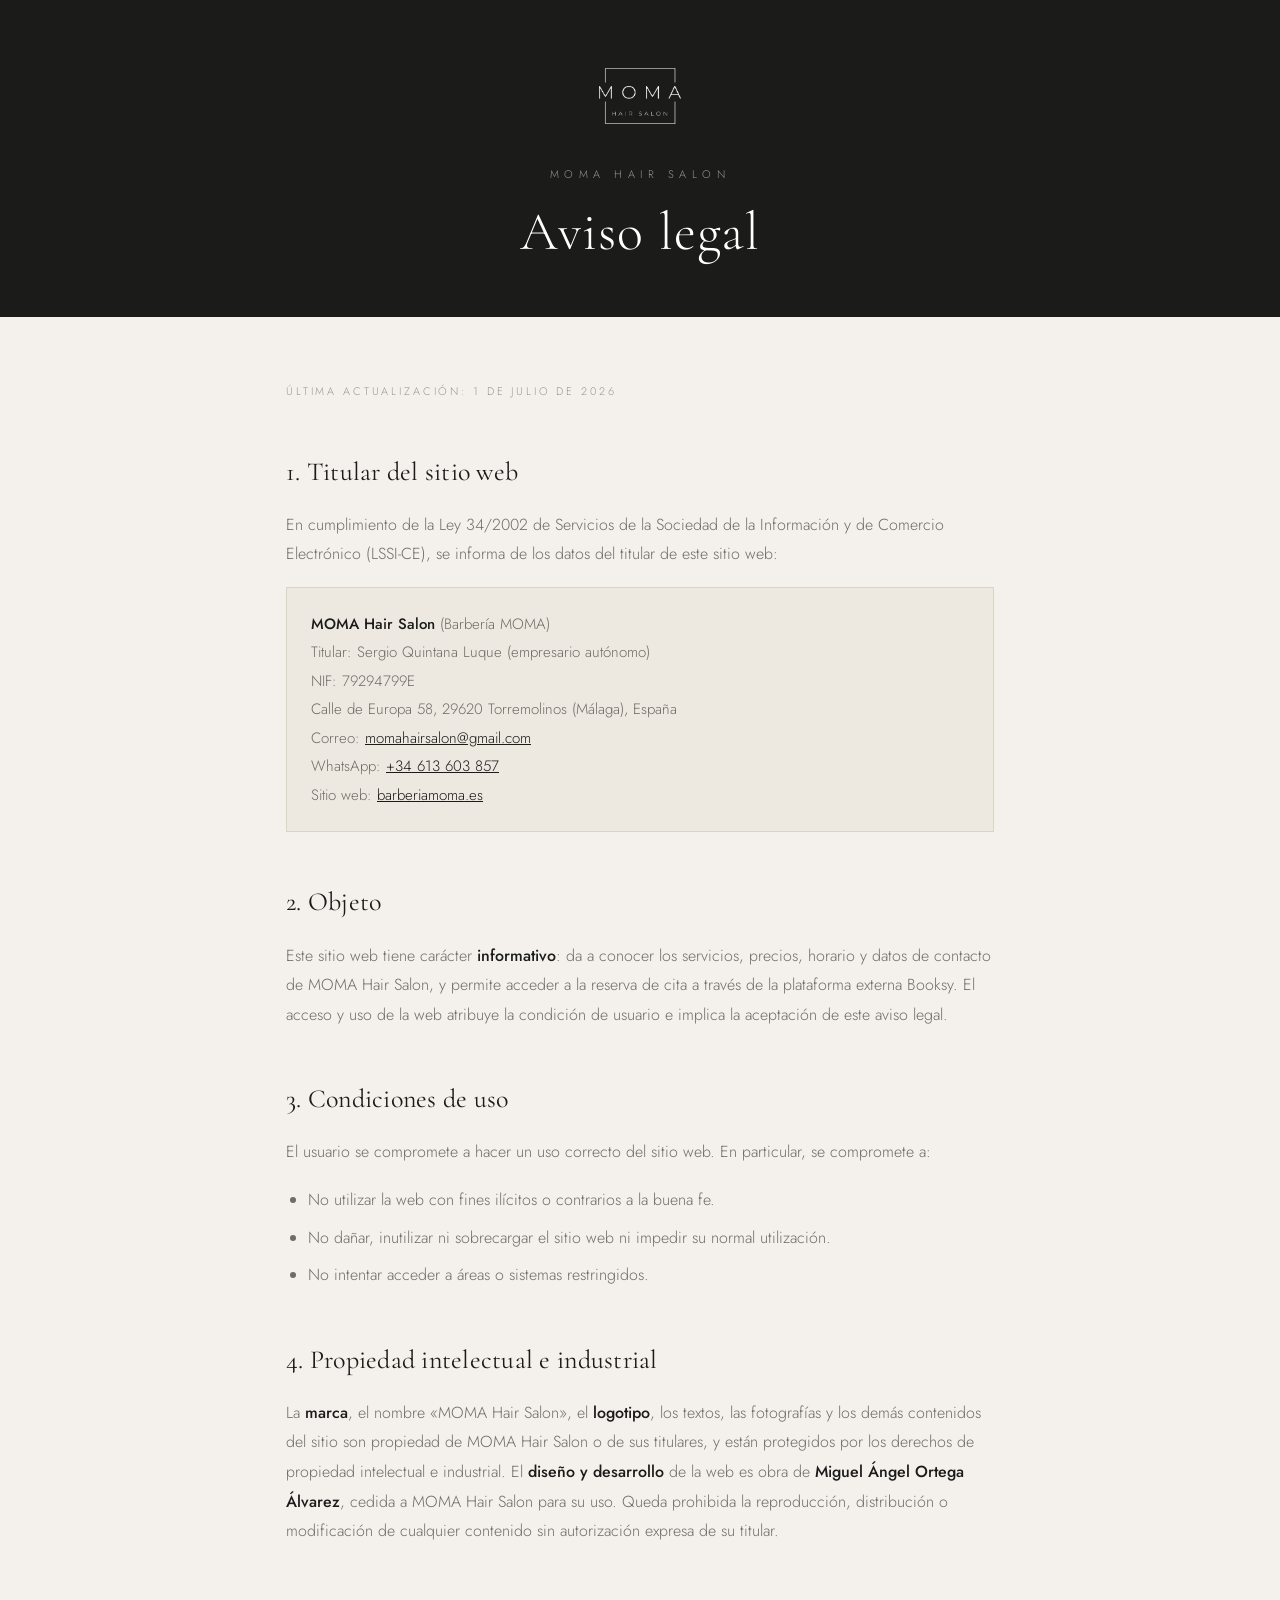
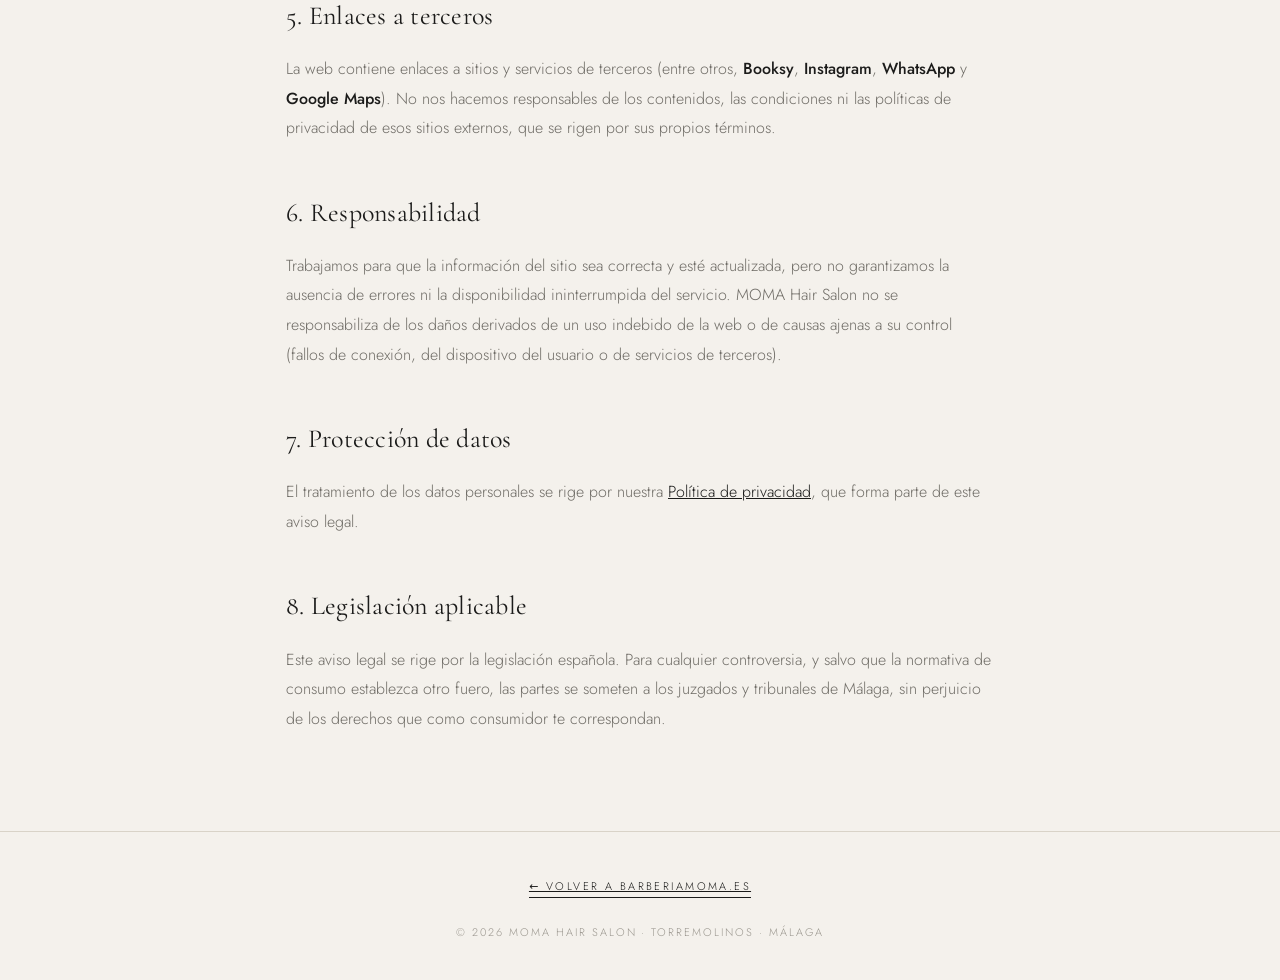
<file: aviso-legal/index.html>
<!DOCTYPE html>
<html lang="es">
<head>
  <meta charset="UTF-8" />
  <meta name="viewport" content="width=device-width, initial-scale=1.0" />
  <title>Aviso legal · MOMA Hair Salon</title>
  <meta name="description" content="Aviso legal de MOMA Hair Salon (Barbería MOMA), Torremolinos: titular del sitio web, condiciones de uso y propiedad intelectual." />
  <meta name="robots" content="index, follow" />
  <link rel="canonical" href="https://www.barberiamoma.es/aviso-legal/" />
  <link rel="icon" href="../img/logo-moma.png" type="image/png" />
  <meta property="og:title" content="Aviso legal · MOMA Hair Salon" />
  <meta property="og:description" content="Titular, condiciones de uso y propiedad intelectual de la web de MOMA Hair Salon." />
  <meta property="og:type" content="website" />
  <meta property="og:url" content="https://www.barberiamoma.es/aviso-legal/" />
  <meta property="og:image" content="https://www.barberiamoma.es/img/og-image.jpg" />

  <link rel="preconnect" href="https://fonts.googleapis.com" />
  <link rel="preconnect" href="https://fonts.gstatic.com" crossorigin />
  <link href="https://fonts.googleapis.com/css2?family=Cormorant+Garamond:ital,wght@0,300;0,400;0,500;1,300;1,400&family=Jost:wght@300;400;500&display=swap" rel="stylesheet" />
  <!-- Umami Analytics (sin cookies) -->
  <script defer src="https://umami.academiaesparta.es/script.js" data-website-id="be766307-9bef-4432-8839-2e776d0c295e"></script>

  <style>
    :root{
      --paper:#F4F1EC; --paper-2:#EDE8E0; --ink:#1B1B1A; --grey:#6f6c66; --soft:#9a968e;
      --line:#d9d3c8; --serif:'Cormorant Garamond',Georgia,serif; --sans:'Jost',system-ui,sans-serif;
    }
    *{box-sizing:border-box;margin:0;padding:0}
    body{font-family:var(--sans);color:var(--grey);background:var(--paper);line-height:1.85;font-weight:300;-webkit-font-smoothing:antialiased}
    a{color:var(--ink)}
    .wrap{max-width:760px;margin:0 auto;padding:0 26px}

    header.legal-head{background:var(--ink);color:var(--paper);padding:64px 0 56px;text-align:center}
    header.legal-head img{height:64px;filter:invert(1) brightness(2);margin-bottom:26px}
    header.legal-head .lbl{display:block;font-family:var(--sans);text-transform:uppercase;letter-spacing:.5em;font-size:11px;color:var(--soft);margin-bottom:18px}
    header.legal-head h1{font-family:var(--serif);font-weight:300;font-size:clamp(34px,7vw,54px);color:#fff;letter-spacing:.02em;line-height:1.1}

    main{padding:64px 0 40px}
    .meta{text-transform:uppercase;letter-spacing:.26em;font-size:11px;color:var(--soft);margin-bottom:40px}
    main p{font-size:16px;margin:0 0 18px}
    main h2{font-family:var(--serif);color:var(--ink);font-weight:400;font-size:26px;letter-spacing:.01em;margin:46px 0 14px}
    main ul{margin:0 0 18px;padding-left:22px}
    main li{font-size:16px;margin:0 0 8px}
    strong{color:var(--ink);font-weight:500}
    .box{background:var(--paper-2);border:1px solid var(--line);padding:22px 24px;font-size:15px;line-height:1.9;margin:6px 0 8px}
    .todo{color:#b1352f;font-weight:500}

    footer.legal-foot{border-top:1px solid var(--line);margin-top:40px;padding:38px 0;text-align:center}
    footer.legal-foot a{text-transform:uppercase;letter-spacing:.22em;font-size:11px;color:var(--ink);border-bottom:1px solid var(--ink);padding-bottom:3px}
    footer.legal-foot .c{display:block;margin-top:22px;font-size:11px;letter-spacing:.18em;text-transform:uppercase;color:var(--soft)}
  </style>
</head>
<body>
  <header class="legal-head">
    <div class="wrap">
      <img src="../img/logo-moma.png" alt="MOMA Hair Salon" />
      <span class="lbl">MOMA Hair Salon</span>
      <h1>Aviso legal</h1>
    </div>
  </header>

  <main>
    <div class="wrap">
      <p class="meta">Última actualización: 1 de julio de 2026</p>

      <h2>1. Titular del sitio web</h2>
      <p>
        En cumplimiento de la Ley 34/2002 de Servicios de la Sociedad de la Información y de Comercio
        Electrónico (LSSI-CE), se informa de los datos del titular de este sitio web:
      </p>
      <div class="box">
        <strong>MOMA Hair Salon</strong> (Barbería MOMA)<br />
        Titular: Sergio Quintana Luque (empresario autónomo)<br />
        NIF: 79294799E<br />
        Calle de Europa 58, 29620 Torremolinos (Málaga), España<br />
        Correo: <a href="mailto:momahairsalon@gmail.com">momahairsalon@gmail.com</a><br />
        WhatsApp: <a href="https://wa.me/34613603857">+34 613 603 857</a><br />
        Sitio web: <a href="https://www.barberiamoma.es">barberiamoma.es</a>
      </div>

      <h2>2. Objeto</h2>
      <p>
        Este sitio web tiene carácter <strong>informativo</strong>: da a conocer los servicios, precios,
        horario y datos de contacto de MOMA Hair Salon, y permite acceder a la reserva de cita a través de
        la plataforma externa Booksy. El acceso y uso de la web atribuye la condición de usuario e implica
        la aceptación de este aviso legal.
      </p>

      <h2>3. Condiciones de uso</h2>
      <p>El usuario se compromete a hacer un uso correcto del sitio web. En particular, se compromete a:</p>
      <ul>
        <li>No utilizar la web con fines ilícitos o contrarios a la buena fe.</li>
        <li>No dañar, inutilizar ni sobrecargar el sitio web ni impedir su normal utilización.</li>
        <li>No intentar acceder a áreas o sistemas restringidos.</li>
      </ul>

      <h2>4. Propiedad intelectual e industrial</h2>
      <p>
        La <strong>marca</strong>, el nombre «MOMA Hair Salon», el <strong>logotipo</strong>, los textos,
        las fotografías y los demás contenidos del sitio son propiedad de MOMA Hair Salon o de sus
        titulares, y están protegidos por los derechos de propiedad intelectual e industrial. El
        <strong>diseño y desarrollo</strong> de la web es obra de <strong>Miguel Ángel Ortega Álvarez</strong>,
        cedida a MOMA Hair Salon para su uso. Queda prohibida la reproducción, distribución o modificación
        de cualquier contenido sin autorización expresa de su titular.
      </p>

      <h2>5. Enlaces a terceros</h2>
      <p>
        La web contiene enlaces a sitios y servicios de terceros (entre otros, <strong>Booksy</strong>,
        <strong>Instagram</strong>, <strong>WhatsApp</strong> y <strong>Google Maps</strong>). No nos
        hacemos responsables de los contenidos, las condiciones ni las políticas de privacidad de esos
        sitios externos, que se rigen por sus propios términos.
      </p>

      <h2>6. Responsabilidad</h2>
      <p>
        Trabajamos para que la información del sitio sea correcta y esté actualizada, pero no garantizamos
        la ausencia de errores ni la disponibilidad ininterrumpida del servicio. MOMA Hair Salon no se
        responsabiliza de los daños derivados de un uso indebido de la web o de causas ajenas a su control
        (fallos de conexión, del dispositivo del usuario o de servicios de terceros).
      </p>

      <h2>7. Protección de datos</h2>
      <p>
        El tratamiento de los datos personales se rige por nuestra
        <a href="../privacidad/index.html">Política de privacidad</a>, que forma parte de este aviso legal.
      </p>

      <h2>8. Legislación aplicable</h2>
      <p>
        Este aviso legal se rige por la legislación española. Para cualquier controversia, y salvo que la
        normativa de consumo establezca otro fuero, las partes se someten a los juzgados y tribunales de
        Málaga, sin perjuicio de los derechos que como consumidor te correspondan.
      </p>
    </div>
  </main>

  <footer class="legal-foot">
    <div class="wrap">
      <a href="../index.html">← Volver a barberiamoma.es</a>
      <span class="c">© 2026 MOMA Hair Salon · Torremolinos · Málaga</span>
    </div>
  </footer>
</body>
</html>
</file>
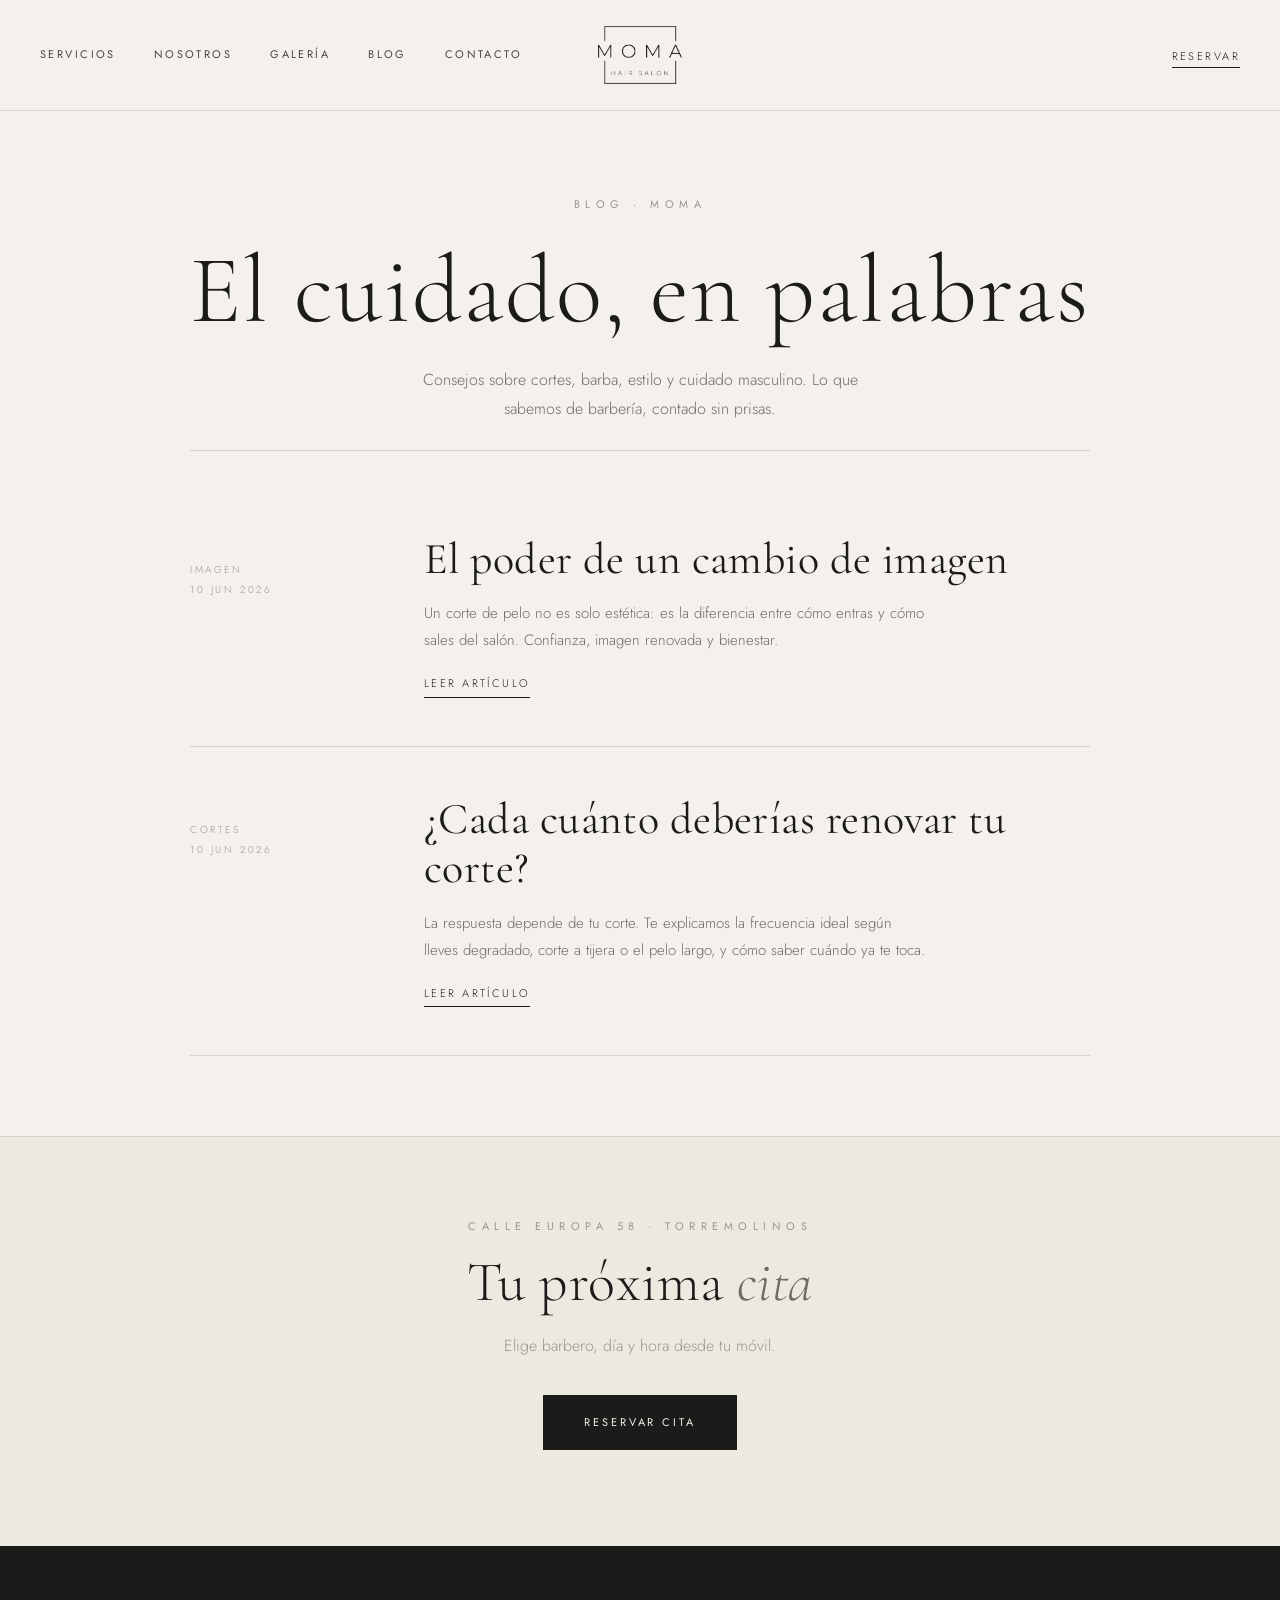
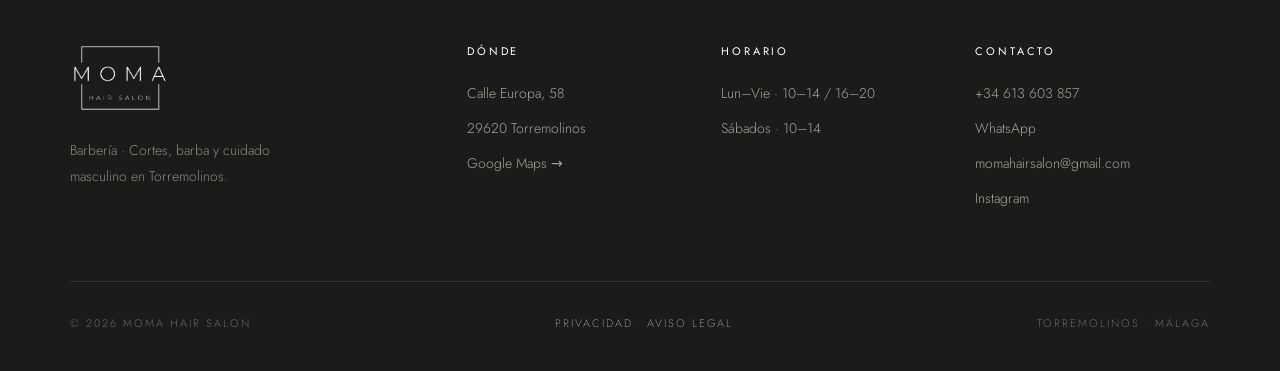
<file: blog/index.html>
<!DOCTYPE html>
<html lang="es">
<head>
<meta charset="UTF-8" />
<meta name="viewport" content="width=device-width, initial-scale=1.0" />

<!-- ===== SEO ===== -->
<title>Blog · Cuidado masculino y barbería | MOMA Hair Salon Torremolinos</title>
<meta name="description" content="Consejos de barbería y cuidado masculino: cortes, barba, estilo y rutina. El blog de MOMA Hair Salon, tu barbería en Torremolinos desde 2020." />
<meta name="theme-color" content="#F4F1EC" />
<link rel="canonical" href="https://www.barberiamoma.es/blog/" />

<!-- ===== Favicons ===== -->
<link rel="icon" href="../img/favicon.ico" sizes="any" />
<link rel="icon" type="image/png" href="../img/favicon-32.png" sizes="32x32" />
<link rel="apple-touch-icon" href="../img/apple-touch-icon.png" />

<!-- ===== Open Graph ===== -->
<meta property="og:type" content="website" />
<meta property="og:site_name" content="MOMA Hair Salon" />
<meta property="og:title" content="Blog · Cuidado masculino y barbería | MOMA Hair Salon" />
<meta property="og:description" content="Consejos de barbería y cuidado masculino. El blog de MOMA Hair Salon, Torremolinos." />
<meta property="og:url" content="https://www.barberiamoma.es/blog/" />
<meta property="og:image" content="https://www.barberiamoma.es/img/og-image.jpg" />
<meta property="og:locale" content="es_ES" />

<link rel="preconnect" href="https://fonts.googleapis.com" />
<link rel="preconnect" href="https://fonts.gstatic.com" crossorigin />
<link href="https://fonts.googleapis.com/css2?family=Cormorant+Garamond:ital,wght@0,300;0,400;0,500;1,300;1,400&family=Jost:wght@300;400;500&display=swap" rel="stylesheet" />
<!-- Umami Analytics (sin cookies) -->
<script defer src="https://umami.academiaesparta.es/script.js" data-website-id="be766307-9bef-4432-8839-2e776d0c295e"></script>
<link rel="stylesheet" href="blog.css" />
</head>
<body>

<header class="nav">
  <button class="nav__burger" id="burger" aria-label="Abrir menú" aria-expanded="false" aria-controls="navlinks">
    <span></span><span></span><span></span>
  </button>
  <nav class="nav__links" id="navlinks">
    <a href="../index.html#servicios">Servicios</a>
    <a href="../index.html#nosotros">Nosotros</a>
    <a href="../index.html#galeria">Galería</a>
    <a href="index.html">Blog</a>
    <a href="../index.html#contacto">Contacto</a>
    <a href="https://barberiamoma.booksy.com/a" class="nav__links-reservar">Reservar</a>
  </nav>
  <a href="../index.html" class="nav__logo"><img src="../img/logo-moma.png" alt="MOMA Hair Salon" /></a>
  <div class="nav__cta"><a href="https://barberiamoma.booksy.com/a" class="link-u">Reservar</a></div>
</header>

<section class="blog-hero">
  <span class="lbl">Blog · MOMA</span>
  <h1>El cuidado, en palabras</h1>
  <p>Consejos sobre cortes, barba, estilo y cuidado masculino. Lo que sabemos de barbería, contado sin prisas.</p>
</section>

<div class="wrap">
  <div class="post-index">

    <a class="post-entry reveal" href="la-importancia-del-cuidado-masculino.html">
      <p class="post-entry__meta">Imagen<br>10 jun 2026</p>
      <div>
        <h2 class="post-entry__title">El poder de un cambio de imagen</h2>
        <p class="post-entry__excerpt">Un corte de pelo no es solo estética: es la diferencia entre cómo entras y cómo sales del salón. Confianza, imagen renovada y bienestar.</p>
        <span class="post-entry__more">Leer artículo</span>
      </div>
    </a>

    <a class="post-entry reveal" href="cada-cuanto-cortarse-el-pelo.html">
      <p class="post-entry__meta">Cortes<br>10 jun 2026</p>
      <div>
        <h2 class="post-entry__title">¿Cada cuánto deberías renovar tu corte?</h2>
        <p class="post-entry__excerpt">La respuesta depende de tu corte. Te explicamos la frecuencia ideal según lleves degradado, corte a tijera o el pelo largo, y cómo saber cuándo ya te toca.</p>
        <span class="post-entry__more">Leer artículo</span>
      </div>
    </a>

  </div>
</div>

<section class="article-cta" style="margin-top:60px">
  <span class="lbl">Calle Europa 58 · Torremolinos</span>
  <h2>Tu próxima <em>cita</em></h2>
  <p>Elige barbero, día y hora desde tu móvil.</p>
  <a href="https://barberiamoma.booksy.com/a" class="btn btn--ink">Reservar cita</a>
</section>

<footer class="foot" id="contacto">
  <div class="wrap">
    <div class="foot__top">
      <div class="foot__brand">
        <img class="foot__logo" src="../img/logo-moma.png" alt="MOMA Hair Salon" />
        <p>Barbería · Cortes, barba y cuidado masculino en Torremolinos.</p>
      </div>
      <div class="foot__col">
        <h4>Dónde</h4>
        <p>Calle Europa, 58</p>
        <p>29620 Torremolinos</p>
        <a href="https://www.google.com/maps/search/?api=1&query=MOMA%20Hair%20Salon%20Torremolinos&query_place_id=ChIJs7sia5L7cg0R487xymxbXDs" target="_blank" rel="noopener">Google Maps →</a>
      </div>
      <div class="foot__col">
        <h4>Horario</h4>
        <p>Lun–Vie · 10–14 / 16–20</p>
        <p>Sábados · 10–14</p>
      </div>
      <div class="foot__col">
        <h4>Contacto</h4>
        <a href="tel:+34613603857">+34 613 603 857</a>
        <a href="https://wa.me/34613603857?text=Hola%2C%20me%20gustar%C3%ADa%20reservar%20una%20cita%20en%20MOMA" target="_blank" rel="noopener">WhatsApp</a>
        <a href="mailto:momahairsalon@gmail.com">momahairsalon@gmail.com</a>
        <a href="https://instagram.com/moma_barberia">Instagram</a>
      </div>
    </div>
    <div class="foot__bottom">
      <span>© 2026 MOMA Hair Salon</span>
      <span class="foot__legal"><a href="../privacidad/index.html">Privacidad</a> · <a href="../aviso-legal/index.html">Aviso legal</a></span>
      <span>Torremolinos · Málaga</span>
    </div>
  </div>
</footer>

<script src="blog.js"></script>
</body>
</html>
</file>
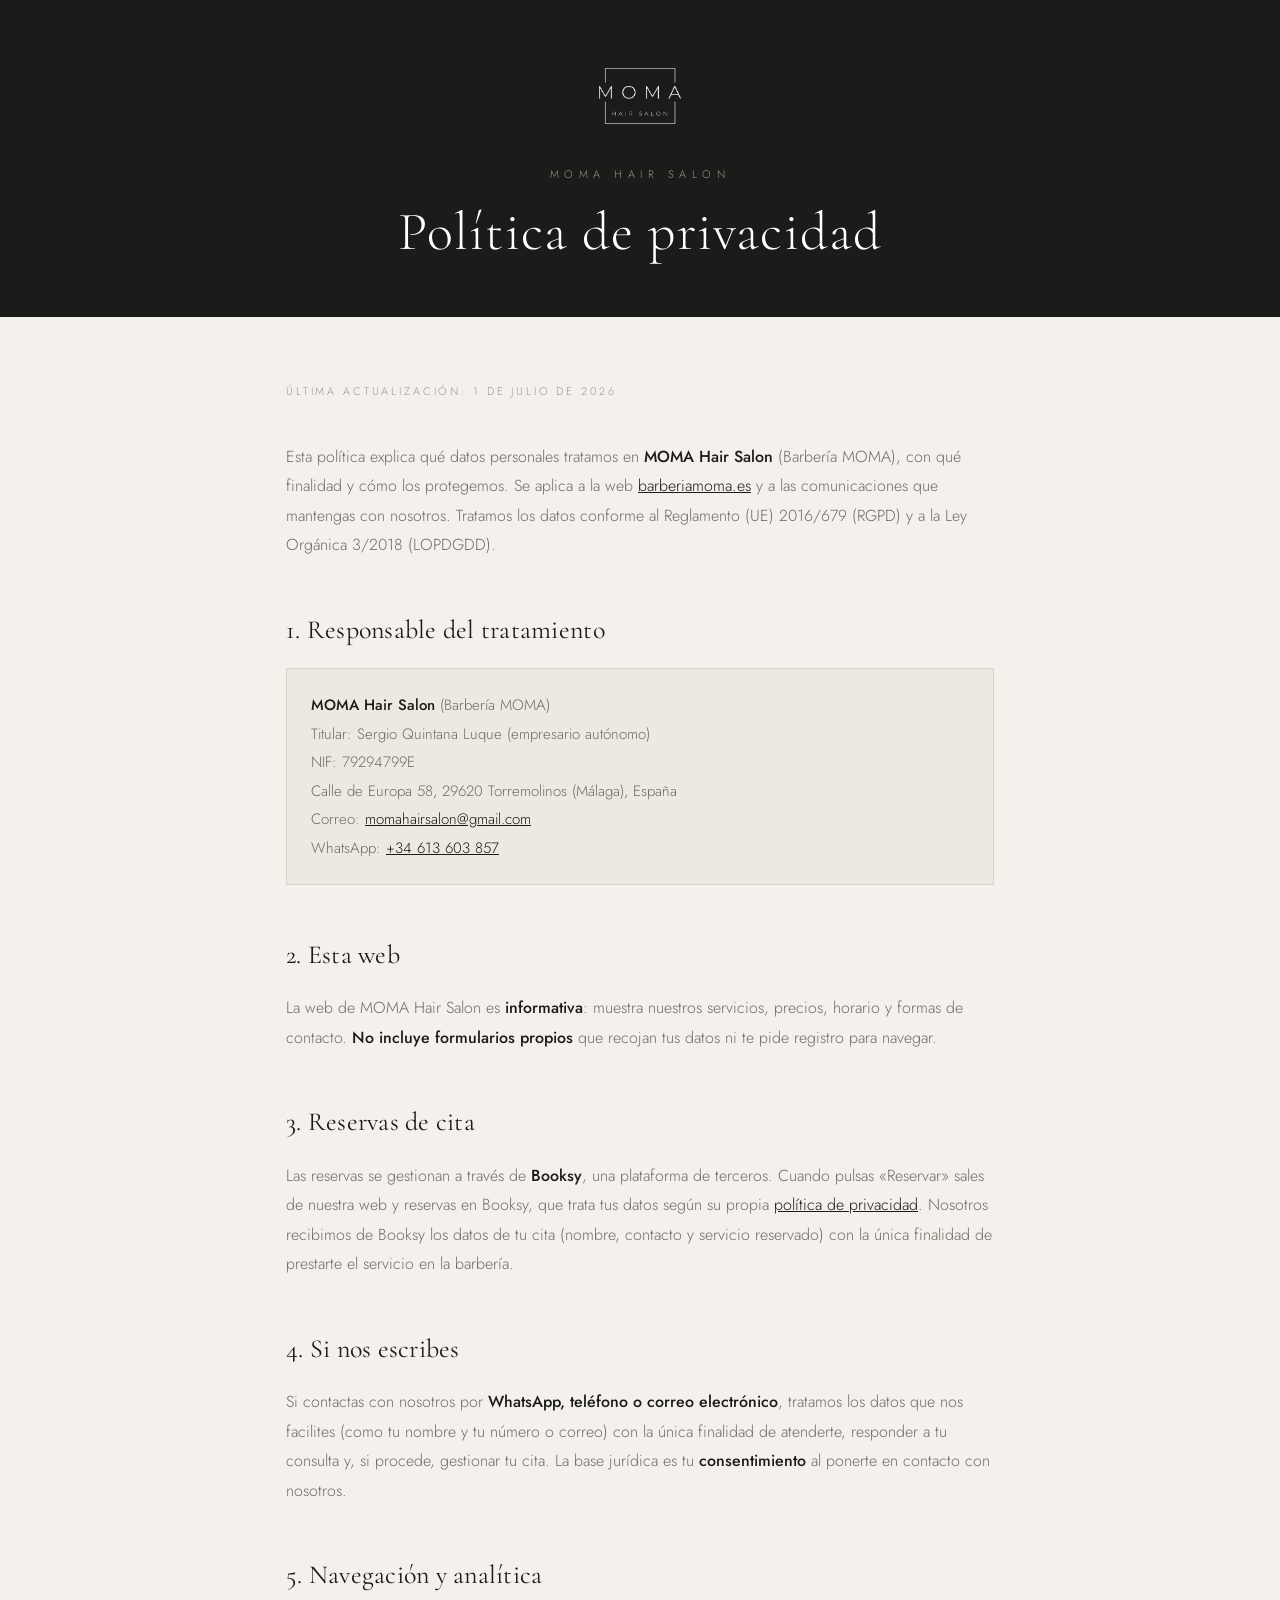
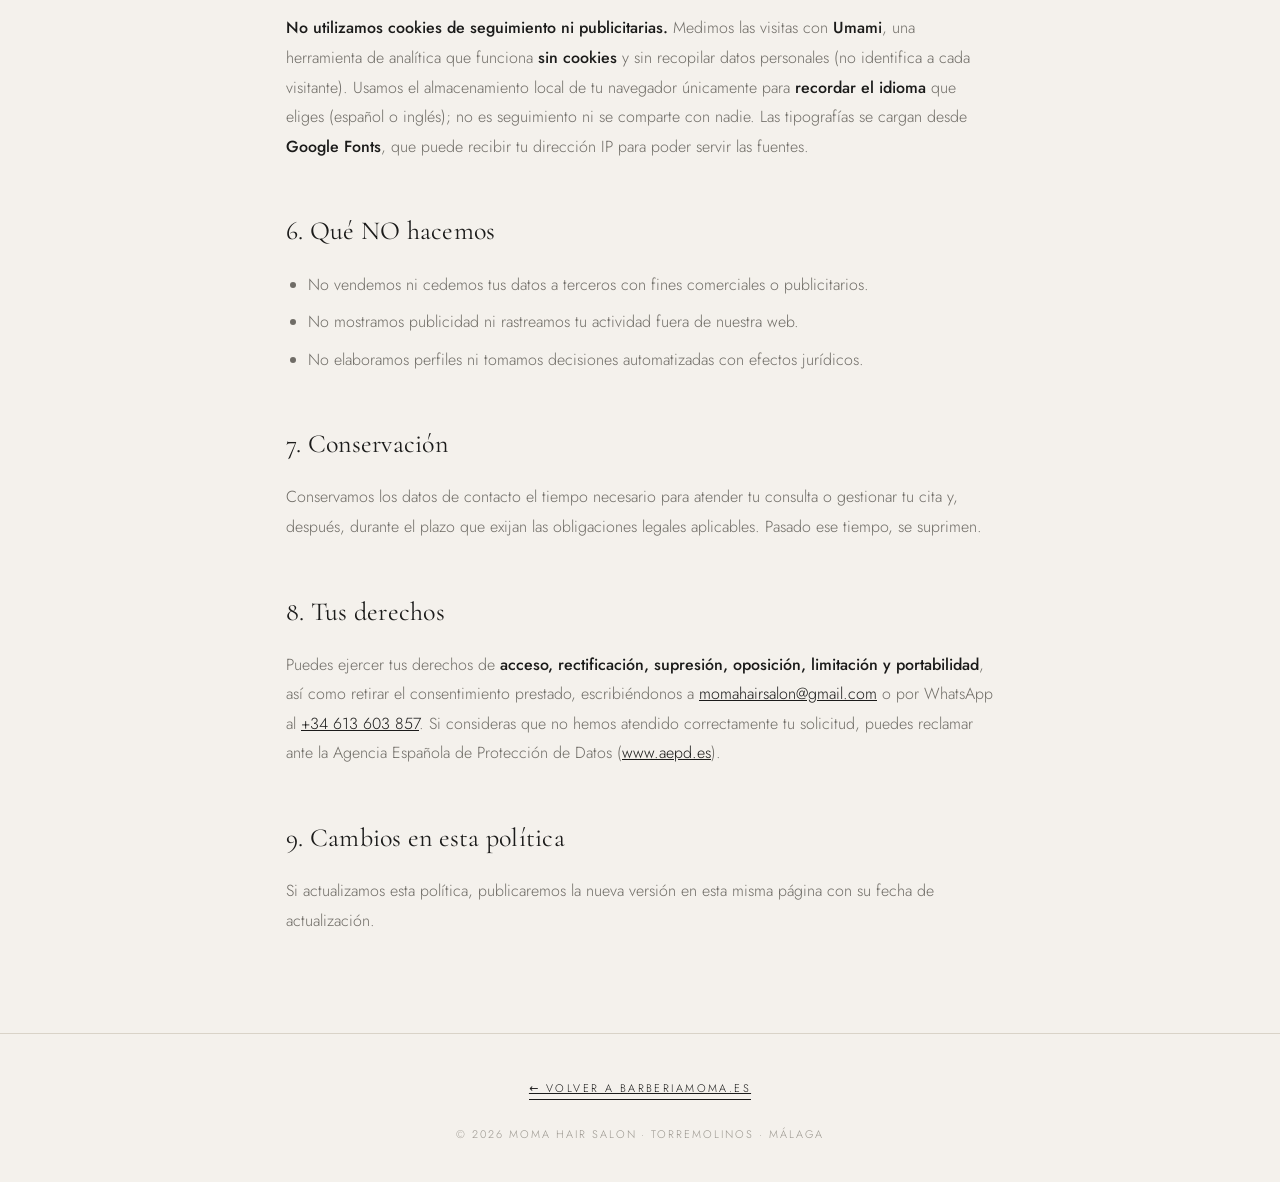
<file: privacidad/index.html>
<!DOCTYPE html>
<html lang="es">
<head>
  <meta charset="UTF-8" />
  <meta name="viewport" content="width=device-width, initial-scale=1.0" />
  <title>Política de privacidad · MOMA Hair Salon</title>
  <meta name="description" content="Política de privacidad de MOMA Hair Salon (Barbería MOMA), Torremolinos: qué datos tratamos, con qué finalidad y cuáles son tus derechos." />
  <meta name="robots" content="index, follow" />
  <link rel="canonical" href="https://www.barberiamoma.es/privacidad/" />
  <link rel="icon" href="../img/logo-moma.png" type="image/png" />
  <meta property="og:title" content="Política de privacidad · MOMA Hair Salon" />
  <meta property="og:description" content="Cómo tratamos tus datos en MOMA Hair Salon, Torremolinos." />
  <meta property="og:type" content="website" />
  <meta property="og:url" content="https://www.barberiamoma.es/privacidad/" />
  <meta property="og:image" content="https://www.barberiamoma.es/img/og-image.jpg" />

  <link rel="preconnect" href="https://fonts.googleapis.com" />
  <link rel="preconnect" href="https://fonts.gstatic.com" crossorigin />
  <link href="https://fonts.googleapis.com/css2?family=Cormorant+Garamond:ital,wght@0,300;0,400;0,500;1,300;1,400&family=Jost:wght@300;400;500&display=swap" rel="stylesheet" />
  <!-- Umami Analytics (sin cookies) -->
  <script defer src="https://umami.academiaesparta.es/script.js" data-website-id="be766307-9bef-4432-8839-2e776d0c295e"></script>

  <style>
    :root{
      --paper:#F4F1EC; --paper-2:#EDE8E0; --ink:#1B1B1A; --grey:#6f6c66; --soft:#9a968e;
      --line:#d9d3c8; --serif:'Cormorant Garamond',Georgia,serif; --sans:'Jost',system-ui,sans-serif;
    }
    *{box-sizing:border-box;margin:0;padding:0}
    body{font-family:var(--sans);color:var(--grey);background:var(--paper);line-height:1.85;font-weight:300;-webkit-font-smoothing:antialiased}
    a{color:var(--ink)}
    .wrap{max-width:760px;margin:0 auto;padding:0 26px}

    header.legal-head{background:var(--ink);color:var(--paper);padding:64px 0 56px;text-align:center}
    header.legal-head img{height:64px;filter:invert(1) brightness(2);margin-bottom:26px}
    header.legal-head .lbl{display:block;font-family:var(--sans);text-transform:uppercase;letter-spacing:.5em;font-size:11px;color:var(--soft);margin-bottom:18px}
    header.legal-head h1{font-family:var(--serif);font-weight:300;font-size:clamp(34px,7vw,54px);color:#fff;letter-spacing:.02em;line-height:1.1}

    main{padding:64px 0 40px}
    .meta{text-transform:uppercase;letter-spacing:.26em;font-size:11px;color:var(--soft);margin-bottom:40px}
    main p{font-size:16px;margin:0 0 18px}
    main h2{font-family:var(--serif);color:var(--ink);font-weight:400;font-size:26px;letter-spacing:.01em;margin:46px 0 14px}
    main ul{margin:0 0 18px;padding-left:22px}
    main li{font-size:16px;margin:0 0 8px}
    strong{color:var(--ink);font-weight:500}
    .box{background:var(--paper-2);border:1px solid var(--line);padding:22px 24px;font-size:15px;line-height:1.9;margin:6px 0 8px}
    .todo{color:#b1352f;font-weight:500}

    footer.legal-foot{border-top:1px solid var(--line);margin-top:40px;padding:38px 0;text-align:center}
    footer.legal-foot a{text-transform:uppercase;letter-spacing:.22em;font-size:11px;color:var(--ink);border-bottom:1px solid var(--ink);padding-bottom:3px}
    footer.legal-foot .c{display:block;margin-top:22px;font-size:11px;letter-spacing:.18em;text-transform:uppercase;color:var(--soft)}
  </style>
</head>
<body>
  <header class="legal-head">
    <div class="wrap">
      <img src="../img/logo-moma.png" alt="MOMA Hair Salon" />
      <span class="lbl">MOMA Hair Salon</span>
      <h1>Política de privacidad</h1>
    </div>
  </header>

  <main>
    <div class="wrap">
      <p class="meta">Última actualización: 1 de julio de 2026</p>

      <p>
        Esta política explica qué datos personales tratamos en <strong>MOMA Hair Salon</strong>
        (Barbería MOMA), con qué finalidad y cómo los protegemos. Se aplica a la web
        <a href="https://www.barberiamoma.es">barberiamoma.es</a> y a las comunicaciones que mantengas
        con nosotros. Tratamos los datos conforme al Reglamento (UE) 2016/679 (RGPD) y a la
        Ley Orgánica 3/2018 (LOPDGDD).
      </p>

      <h2>1. Responsable del tratamiento</h2>
      <div class="box">
        <strong>MOMA Hair Salon</strong> (Barbería MOMA)<br />
        Titular: Sergio Quintana Luque (empresario autónomo)<br />
        NIF: 79294799E<br />
        Calle de Europa 58, 29620 Torremolinos (Málaga), España<br />
        Correo: <a href="mailto:momahairsalon@gmail.com">momahairsalon@gmail.com</a><br />
        WhatsApp: <a href="https://wa.me/34613603857">+34 613 603 857</a>
      </div>

      <h2>2. Esta web</h2>
      <p>
        La web de MOMA Hair Salon es <strong>informativa</strong>: muestra nuestros servicios, precios,
        horario y formas de contacto. <strong>No incluye formularios propios</strong> que recojan tus
        datos ni te pide registro para navegar.
      </p>

      <h2>3. Reservas de cita</h2>
      <p>
        Las reservas se gestionan a través de <strong>Booksy</strong>, una plataforma de terceros. Cuando
        pulsas «Reservar» sales de nuestra web y reservas en Booksy, que trata tus datos según su propia
        <a href="https://booksy.com/es-es/p/privacy-policy" target="_blank" rel="noopener">política de
        privacidad</a>. Nosotros recibimos de Booksy los datos de tu cita (nombre, contacto y servicio
        reservado) con la única finalidad de prestarte el servicio en la barbería.
      </p>

      <h2>4. Si nos escribes</h2>
      <p>
        Si contactas con nosotros por <strong>WhatsApp, teléfono o correo electrónico</strong>, tratamos
        los datos que nos facilites (como tu nombre y tu número o correo) con la única finalidad de
        atenderte, responder a tu consulta y, si procede, gestionar tu cita. La base jurídica es tu
        <strong>consentimiento</strong> al ponerte en contacto con nosotros.
      </p>

      <h2>5. Navegación y analítica</h2>
      <p>
        <strong>No utilizamos cookies de seguimiento ni publicitarias.</strong> Medimos las visitas con
        <strong>Umami</strong>, una herramienta de analítica que funciona <strong>sin cookies</strong> y
        sin recopilar datos personales (no identifica a cada visitante). Usamos el almacenamiento local de
        tu navegador únicamente para <strong>recordar el idioma</strong> que eliges (español o inglés); no
        es seguimiento ni se comparte con nadie. Las tipografías se cargan desde <strong>Google Fonts</strong>,
        que puede recibir tu dirección IP para poder servir las fuentes.
      </p>

      <h2>6. Qué NO hacemos</h2>
      <ul>
        <li>No vendemos ni cedemos tus datos a terceros con fines comerciales o publicitarios.</li>
        <li>No mostramos publicidad ni rastreamos tu actividad fuera de nuestra web.</li>
        <li>No elaboramos perfiles ni tomamos decisiones automatizadas con efectos jurídicos.</li>
      </ul>

      <h2>7. Conservación</h2>
      <p>
        Conservamos los datos de contacto el tiempo necesario para atender tu consulta o gestionar tu
        cita y, después, durante el plazo que exijan las obligaciones legales aplicables. Pasado ese
        tiempo, se suprimen.
      </p>

      <h2>8. Tus derechos</h2>
      <p>
        Puedes ejercer tus derechos de <strong>acceso, rectificación, supresión, oposición, limitación y
        portabilidad</strong>, así como retirar el consentimiento prestado, escribiéndonos a
        <a href="mailto:momahairsalon@gmail.com">momahairsalon@gmail.com</a> o por WhatsApp al
        <a href="https://wa.me/34613603857">+34 613 603 857</a>. Si consideras que no hemos atendido
        correctamente tu solicitud, puedes reclamar ante la Agencia Española de Protección de Datos
        (<a href="https://www.aepd.es" target="_blank" rel="noopener">www.aepd.es</a>).
      </p>

      <h2>9. Cambios en esta política</h2>
      <p>
        Si actualizamos esta política, publicaremos la nueva versión en esta misma página con su fecha de
        actualización.
      </p>
    </div>
  </main>

  <footer class="legal-foot">
    <div class="wrap">
      <a href="../index.html">← Volver a barberiamoma.es</a>
      <span class="c">© 2026 MOMA Hair Salon · Torremolinos · Málaga</span>
    </div>
  </footer>
</body>
</html>
</file>
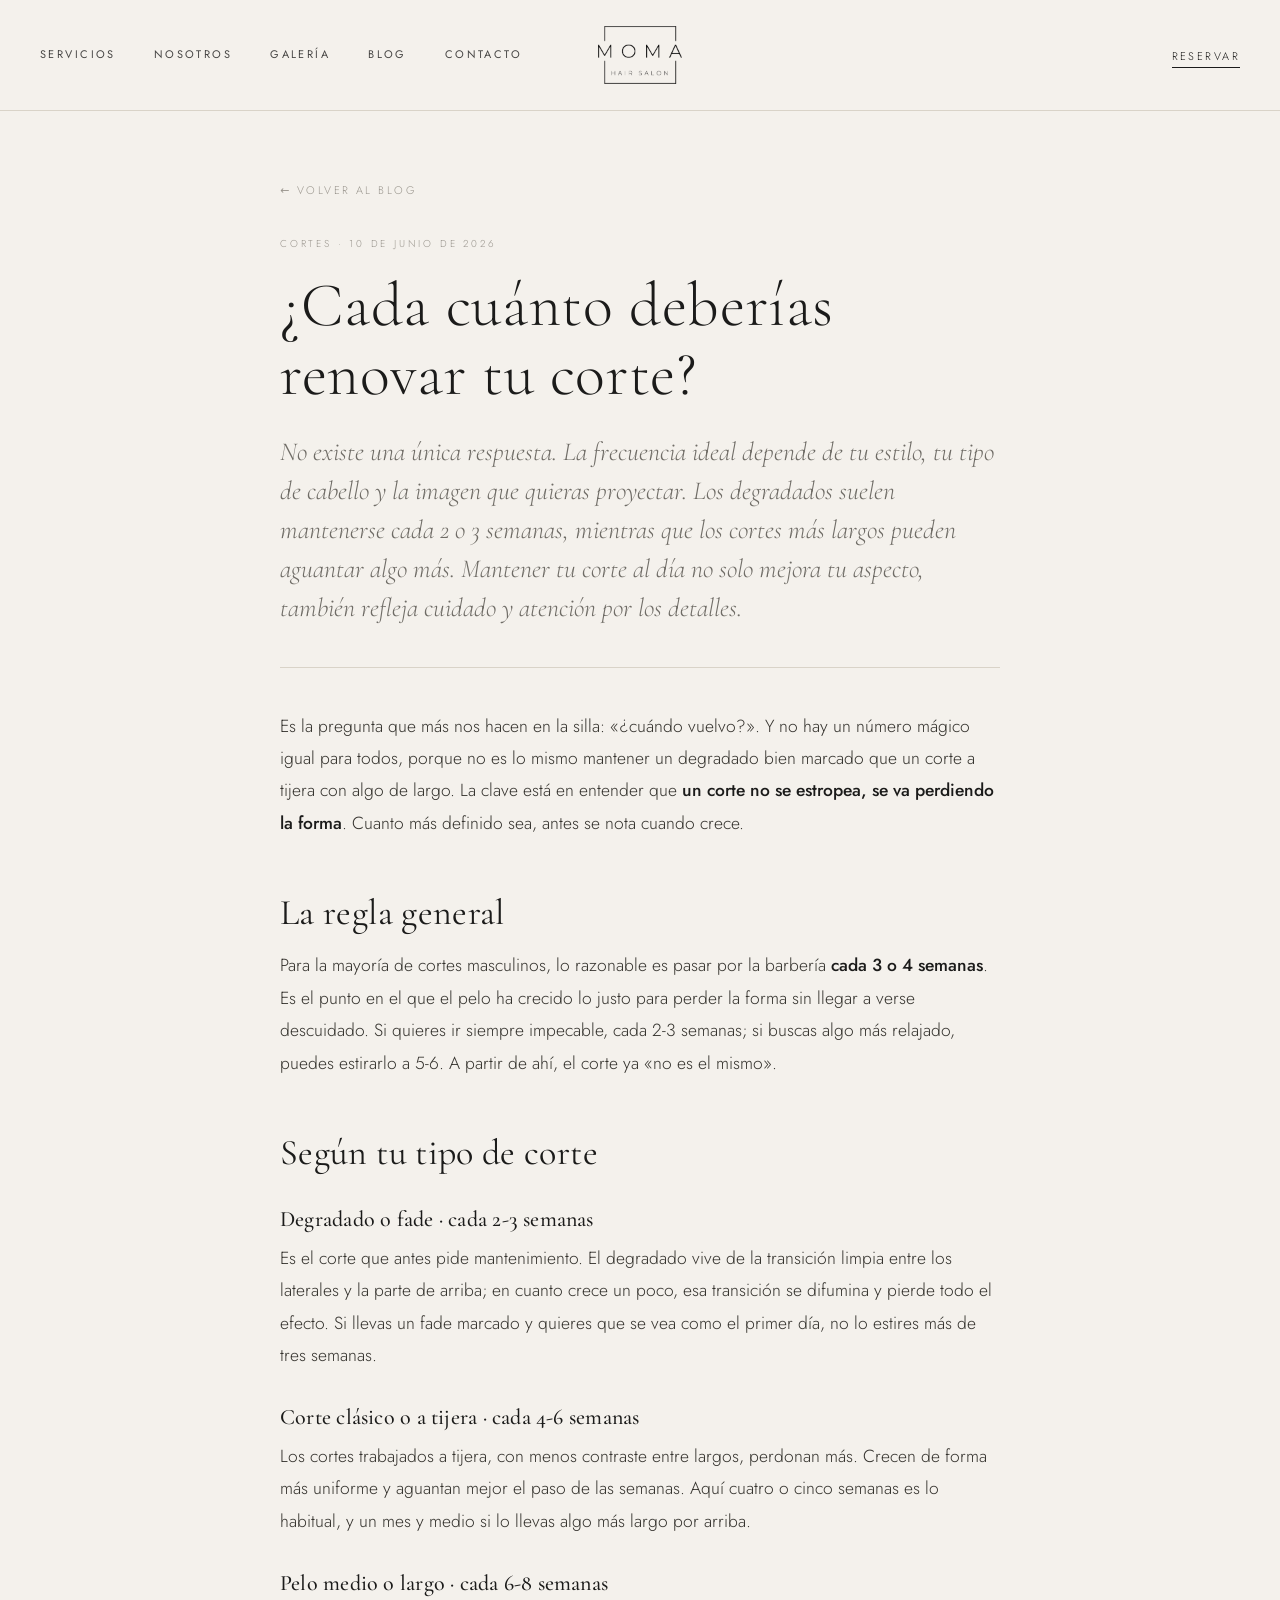
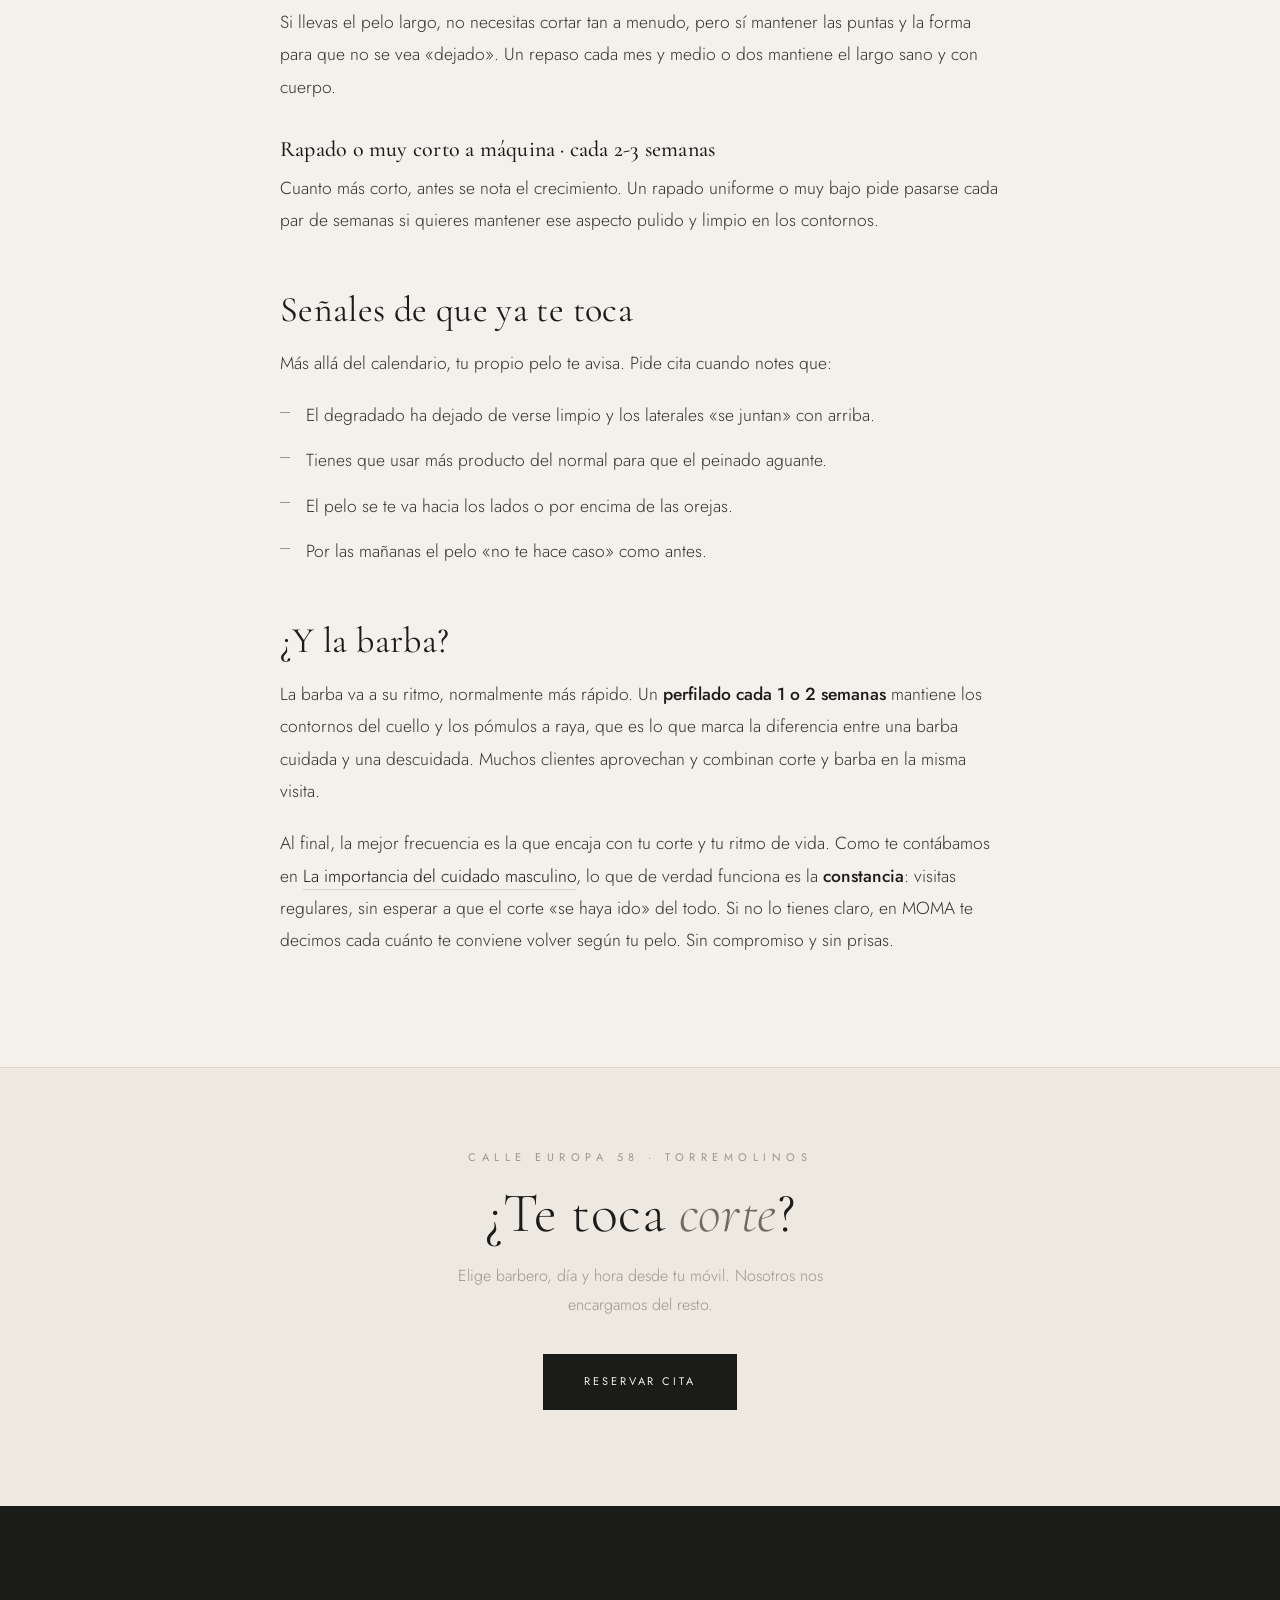
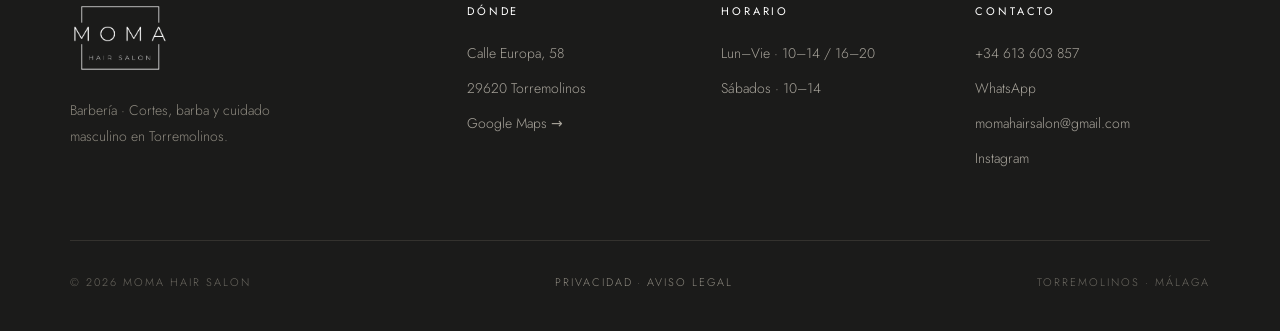
<file: blog/cada-cuanto-cortarse-el-pelo.html>
<!DOCTYPE html>
<html lang="es">
<head>
<meta charset="UTF-8" />
<meta name="viewport" content="width=device-width, initial-scale=1.0" />

<!-- ===== SEO ===== -->
<title>¿Cada cuánto deberías renovar tu corte? | MOMA Barbería Torremolinos</title>
<meta name="description" content="¿Cada cuánto deberías ir a la barbería? Te explicamos la frecuencia ideal según tu corte —degradado, clásico, pelo largo— para mantener el estilo. MOMA, Torremolinos." />
<meta name="theme-color" content="#F4F1EC" />
<link rel="canonical" href="https://www.barberiamoma.es/blog/cada-cuanto-cortarse-el-pelo.html" />

<!-- ===== Favicons ===== -->
<link rel="icon" href="../img/favicon.ico" sizes="any" />
<link rel="icon" type="image/png" href="../img/favicon-32.png" sizes="32x32" />
<link rel="apple-touch-icon" href="../img/apple-touch-icon.png" />

<!-- ===== Open Graph ===== -->
<meta property="og:type" content="article" />
<meta property="og:site_name" content="MOMA Hair Salon" />
<meta property="og:title" content="¿Cada cuánto deberías renovar tu corte?" />
<meta property="og:description" content="La frecuencia ideal para ir a la barbería según tu corte. Desde MOMA, tu barbería en Torremolinos." />
<meta property="og:url" content="https://www.barberiamoma.es/blog/cada-cuanto-cortarse-el-pelo.html" />
<meta property="og:image" content="https://www.barberiamoma.es/img/g2.jpg" />
<meta property="og:locale" content="es_ES" />

<!-- ===== Twitter ===== -->
<meta name="twitter:card" content="summary_large_image" />
<meta name="twitter:title" content="¿Cada cuánto deberías renovar tu corte?" />
<meta name="twitter:description" content="La frecuencia ideal para ir a la barbería según tu corte. Desde MOMA, Torremolinos." />
<meta name="twitter:image" content="https://www.barberiamoma.es/img/g2.jpg" />

<link rel="preconnect" href="https://fonts.googleapis.com" />
<link rel="preconnect" href="https://fonts.gstatic.com" crossorigin />
<link href="https://fonts.googleapis.com/css2?family=Cormorant+Garamond:ital,wght@0,300;0,400;0,500;1,300;1,400&family=Jost:wght@300;400;500&display=swap" rel="stylesheet" />
<!-- Umami Analytics (sin cookies) -->
<script defer src="https://umami.academiaesparta.es/script.js" data-website-id="be766307-9bef-4432-8839-2e776d0c295e"></script>
<link rel="stylesheet" href="blog.css" />

<!-- ===== Datos estructurados ===== -->
<script type="application/ld+json">
{
  "@context": "https://schema.org",
  "@type": "BlogPosting",
  "headline": "¿Cada cuánto deberías renovar tu corte?",
  "description": "La frecuencia ideal para ir a la barbería según tu tipo de corte: degradado, clásico, pelo largo. Señales de que ya toca y un apunte sobre la barba.",
  "image": "https://www.barberiamoma.es/img/g2.jpg",
  "datePublished": "2026-06-10",
  "dateModified": "2026-06-10",
  "inLanguage": "es-ES",
  "author": { "@type": "Organization", "name": "MOMA Hair Salon" },
  "publisher": {
    "@type": "Organization",
    "name": "MOMA Hair Salon",
    "logo": { "@type": "ImageObject", "url": "https://www.barberiamoma.es/img/logo-moma.png" }
  },
  "mainEntityOfPage": { "@type": "WebPage", "@id": "https://www.barberiamoma.es/blog/cada-cuanto-cortarse-el-pelo.html" }
}
</script>
</head>
<body>

<header class="nav">
  <button class="nav__burger" id="burger" aria-label="Abrir menú" aria-expanded="false" aria-controls="navlinks">
    <span></span><span></span><span></span>
  </button>
  <nav class="nav__links" id="navlinks">
    <a href="../index.html#servicios">Servicios</a>
    <a href="../index.html#nosotros">Nosotros</a>
    <a href="../index.html#galeria">Galería</a>
    <a href="index.html">Blog</a>
    <a href="../index.html#contacto">Contacto</a>
    <a href="https://barberiamoma.booksy.com/a" class="nav__links-reservar">Reservar</a>
  </nav>
  <a href="../index.html" class="nav__logo"><img src="../img/logo-moma.png" alt="MOMA Hair Salon" /></a>
  <div class="nav__cta"><a href="https://barberiamoma.booksy.com/a" class="link-u">Reservar</a></div>
</header>

<article class="wrap">
  <div class="article">
    <a href="index.html" class="article__back">← Volver al blog</a>
    <p class="article__meta">Cortes · 10 de junio de 2026</p>
    <h1>¿Cada cuánto deberías renovar tu corte?</h1>
    <p class="article__lead">No existe una única respuesta. La frecuencia ideal depende de tu estilo, tu tipo de cabello y la imagen que quieras proyectar. Los degradados suelen mantenerse cada 2 o 3 semanas, mientras que los cortes más largos pueden aguantar algo más. Mantener tu corte al día no solo mejora tu aspecto, también refleja cuidado y atención por los detalles.</p>

    <div class="article__body">
      <p>Es la pregunta que más nos hacen en la silla: «¿cuándo vuelvo?». Y no hay un número mágico igual para todos, porque no es lo mismo mantener un degradado bien marcado que un corte a tijera con algo de largo. La clave está en entender que <strong>un corte no se estropea, se va perdiendo la forma</strong>. Cuanto más definido sea, antes se nota cuando crece.</p>

      <h2>La regla general</h2>
      <p>Para la mayoría de cortes masculinos, lo razonable es pasar por la barbería <strong>cada 3 o 4 semanas</strong>. Es el punto en el que el pelo ha crecido lo justo para perder la forma sin llegar a verse descuidado. Si quieres ir siempre impecable, cada 2-3 semanas; si buscas algo más relajado, puedes estirarlo a 5-6. A partir de ahí, el corte ya «no es el mismo».</p>

      <h2>Según tu tipo de corte</h2>

      <h3>Degradado o fade · cada 2-3 semanas</h3>
      <p>Es el corte que antes pide mantenimiento. El degradado vive de la transición limpia entre los laterales y la parte de arriba; en cuanto crece un poco, esa transición se difumina y pierde todo el efecto. Si llevas un fade marcado y quieres que se vea como el primer día, no lo estires más de tres semanas.</p>

      <h3>Corte clásico o a tijera · cada 4-6 semanas</h3>
      <p>Los cortes trabajados a tijera, con menos contraste entre largos, perdonan más. Crecen de forma más uniforme y aguantan mejor el paso de las semanas. Aquí cuatro o cinco semanas es lo habitual, y un mes y medio si lo llevas algo más largo por arriba.</p>

      <h3>Pelo medio o largo · cada 6-8 semanas</h3>
      <p>Si llevas el pelo largo, no necesitas cortar tan a menudo, pero sí mantener las puntas y la forma para que no se vea «dejado». Un repaso cada mes y medio o dos mantiene el largo sano y con cuerpo.</p>

      <h3>Rapado o muy corto a máquina · cada 2-3 semanas</h3>
      <p>Cuanto más corto, antes se nota el crecimiento. Un rapado uniforme o muy bajo pide pasarse cada par de semanas si quieres mantener ese aspecto pulido y limpio en los contornos.</p>

      <h2>Señales de que ya te toca</h2>
      <p>Más allá del calendario, tu propio pelo te avisa. Pide cita cuando notes que:</p>
      <ul>
        <li>El degradado ha dejado de verse limpio y los laterales «se juntan» con arriba.</li>
        <li>Tienes que usar más producto del normal para que el peinado aguante.</li>
        <li>El pelo se te va hacia los lados o por encima de las orejas.</li>
        <li>Por las mañanas el pelo «no te hace caso» como antes.</li>
      </ul>

      <h2>¿Y la barba?</h2>
      <p>La barba va a su ritmo, normalmente más rápido. Un <strong>perfilado cada 1 o 2 semanas</strong> mantiene los contornos del cuello y los pómulos a raya, que es lo que marca la diferencia entre una barba cuidada y una descuidada. Muchos clientes aprovechan y combinan corte y barba en la misma visita.</p>

      <p>Al final, la mejor frecuencia es la que encaja con tu corte y tu ritmo de vida. Como te contábamos en <a href="la-importancia-del-cuidado-masculino.html">La importancia del cuidado masculino</a>, lo que de verdad funciona es la <strong>constancia</strong>: visitas regulares, sin esperar a que el corte «se haya ido» del todo. Si no lo tienes claro, en MOMA te decimos cada cuánto te conviene volver según tu pelo. Sin compromiso y sin prisas.</p>
    </div>
  </div>
</article>

<section class="article-cta">
  <span class="lbl">Calle Europa 58 · Torremolinos</span>
  <h2>¿Te toca <em>corte</em>?</h2>
  <p>Elige barbero, día y hora desde tu móvil. Nosotros nos encargamos del resto.</p>
  <a href="https://barberiamoma.booksy.com/a" class="btn btn--ink">Reservar cita</a>
</section>

<footer class="foot" id="contacto">
  <div class="wrap">
    <div class="foot__top">
      <div class="foot__brand">
        <img class="foot__logo" src="../img/logo-moma.png" alt="MOMA Hair Salon" />
        <p>Barbería · Cortes, barba y cuidado masculino en Torremolinos.</p>
      </div>
      <div class="foot__col">
        <h4>Dónde</h4>
        <p>Calle Europa, 58</p>
        <p>29620 Torremolinos</p>
        <a href="https://www.google.com/maps/search/?api=1&query=MOMA%20Hair%20Salon%20Torremolinos&query_place_id=ChIJs7sia5L7cg0R487xymxbXDs" target="_blank" rel="noopener">Google Maps →</a>
      </div>
      <div class="foot__col">
        <h4>Horario</h4>
        <p>Lun–Vie · 10–14 / 16–20</p>
        <p>Sábados · 10–14</p>
      </div>
      <div class="foot__col">
        <h4>Contacto</h4>
        <a href="tel:+34613603857">+34 613 603 857</a>
        <a href="https://wa.me/34613603857?text=Hola%2C%20me%20gustar%C3%ADa%20reservar%20una%20cita%20en%20MOMA" target="_blank" rel="noopener">WhatsApp</a>
        <a href="mailto:momahairsalon@gmail.com">momahairsalon@gmail.com</a>
        <a href="https://instagram.com/moma_barberia">Instagram</a>
      </div>
    </div>
    <div class="foot__bottom">
      <span>© 2026 MOMA Hair Salon</span>
      <span class="foot__legal"><a href="../privacidad/index.html">Privacidad</a> · <a href="../aviso-legal/index.html">Aviso legal</a></span>
      <span>Torremolinos · Málaga</span>
    </div>
  </div>
</footer>

<script src="blog.js"></script>
</body>
</html>
</file>
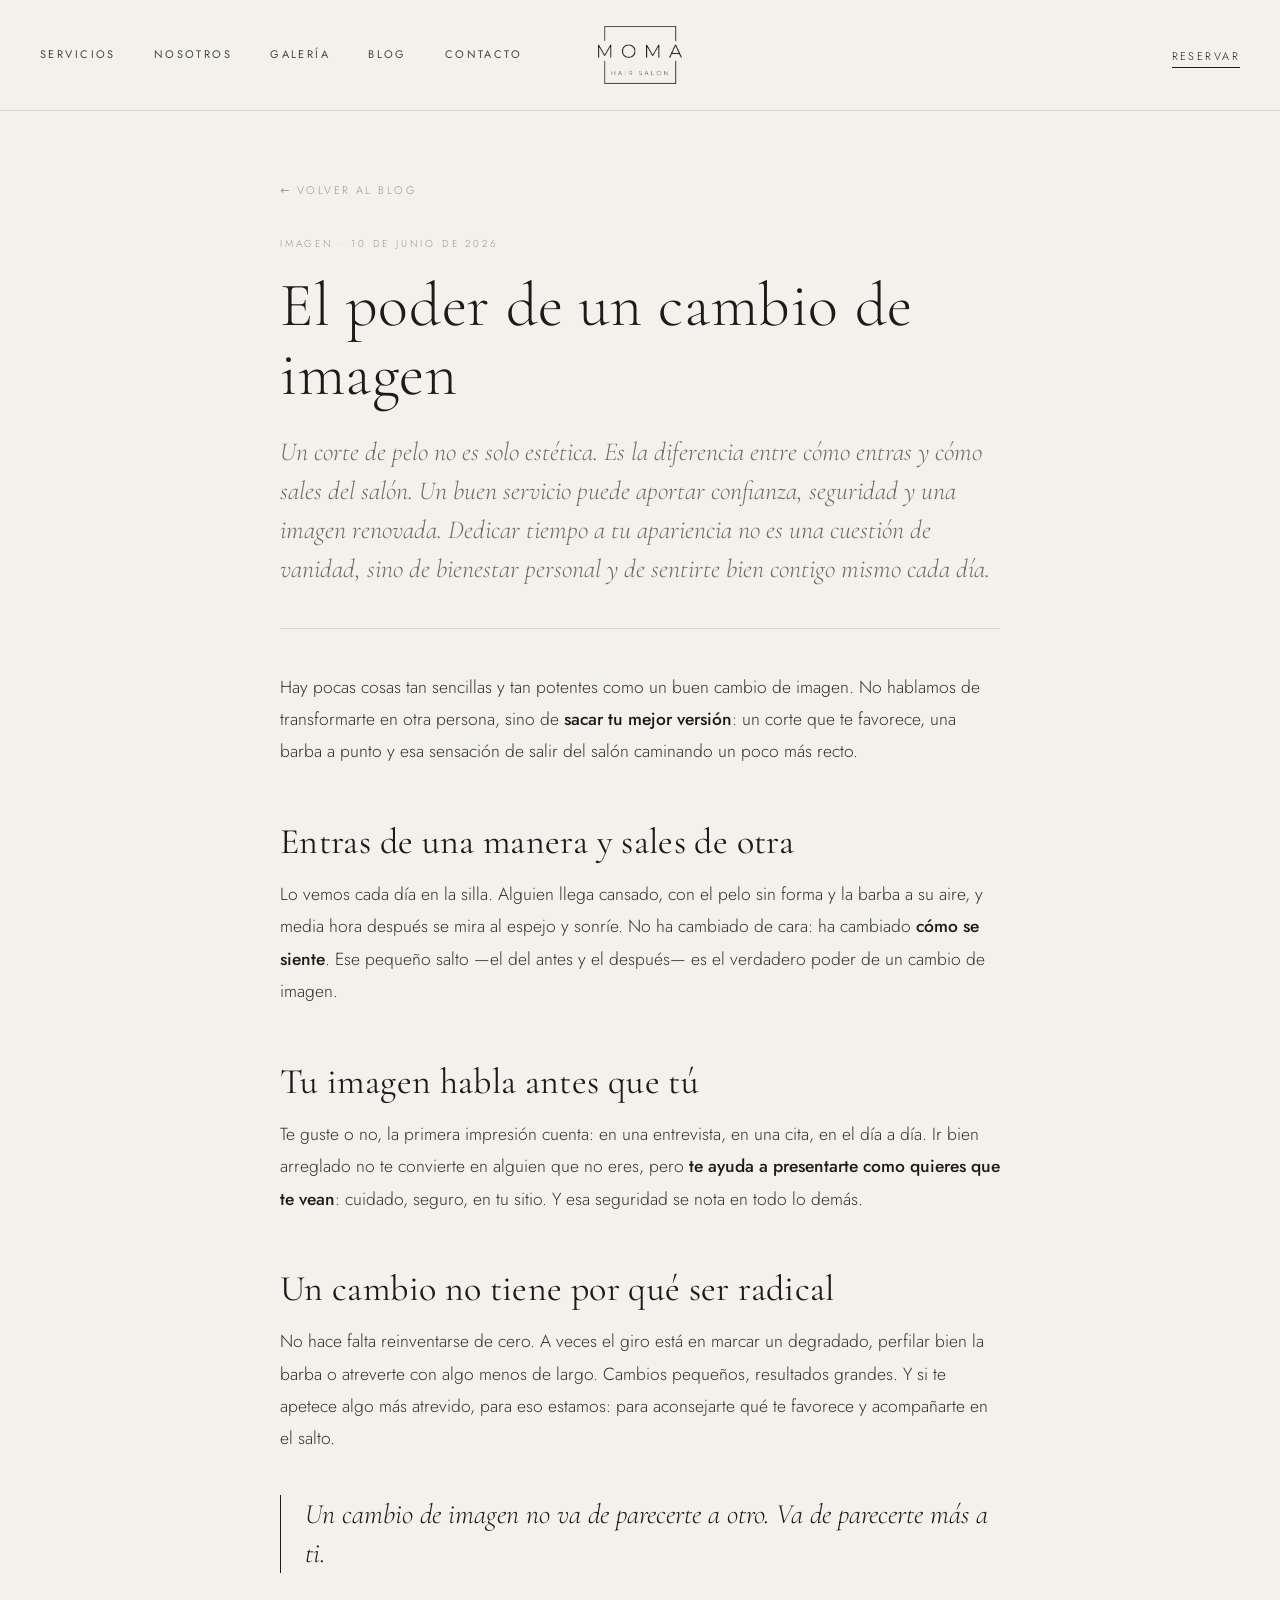
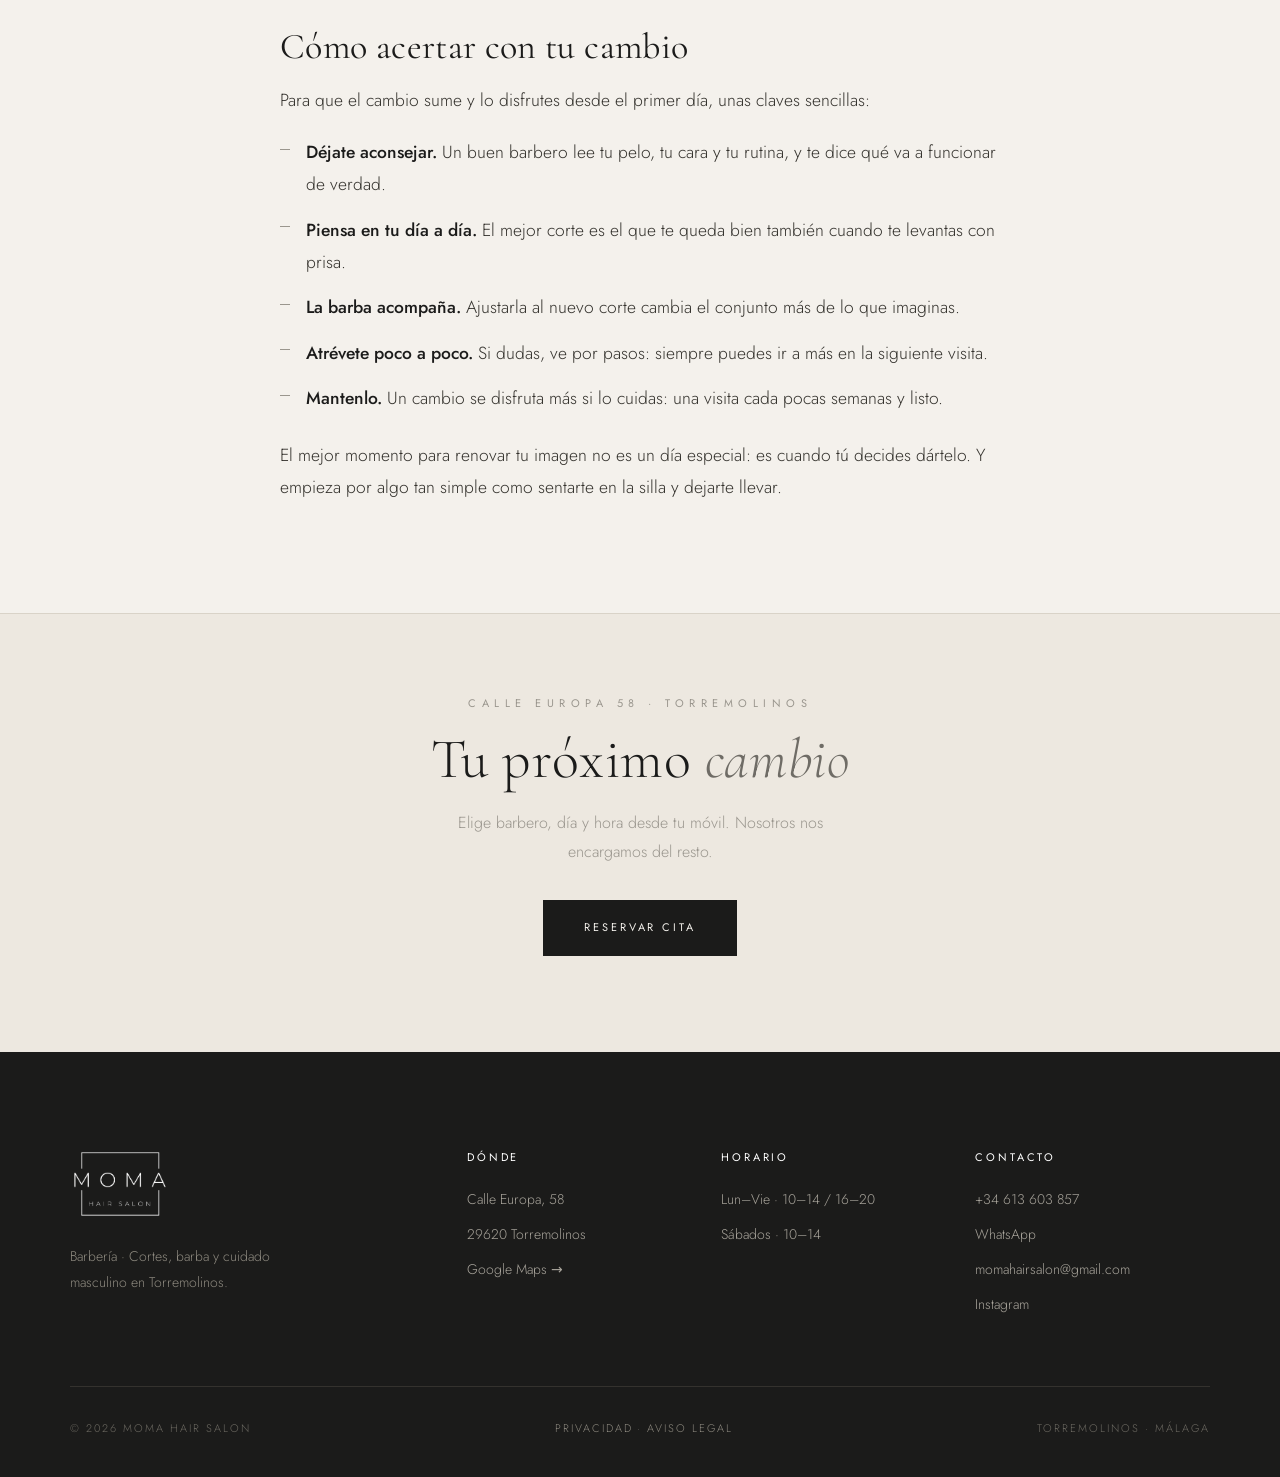
<file: blog/la-importancia-del-cuidado-masculino.html>
<!DOCTYPE html>
<html lang="es">
<head>
<meta charset="UTF-8" />
<meta name="viewport" content="width=device-width, initial-scale=1.0" />

<!-- ===== SEO ===== -->
<title>El poder de un cambio de imagen | MOMA Barbería Torremolinos</title>
<meta name="description" content="Un cambio de imagen es más que estética: cómo un buen corte y una barba a punto transforman tu seguridad y tu día a día, y cómo acertar con él. MOMA, tu barbería en Torremolinos." />
<meta name="theme-color" content="#F4F1EC" />
<link rel="canonical" href="https://www.barberiamoma.es/blog/la-importancia-del-cuidado-masculino.html" />

<!-- ===== Favicons ===== -->
<link rel="icon" href="../img/favicon.ico" sizes="any" />
<link rel="icon" type="image/png" href="../img/favicon-32.png" sizes="32x32" />
<link rel="apple-touch-icon" href="../img/apple-touch-icon.png" />

<!-- ===== Open Graph ===== -->
<meta property="og:type" content="article" />
<meta property="og:site_name" content="MOMA Hair Salon" />
<meta property="og:title" content="El poder de un cambio de imagen" />
<meta property="og:description" content="El poder de un cambio de imagen: cómo un buen corte transforma tu seguridad, y cómo acertar con tu cambio. Desde MOMA, Torremolinos." />
<meta property="og:url" content="https://www.barberiamoma.es/blog/la-importancia-del-cuidado-masculino.html" />
<meta property="og:image" content="https://www.barberiamoma.es/img/moma-about.jpg" />
<meta property="og:locale" content="es_ES" />

<!-- ===== Twitter ===== -->
<meta name="twitter:card" content="summary_large_image" />
<meta name="twitter:title" content="El poder de un cambio de imagen" />
<meta name="twitter:description" content="El poder de un cambio de imagen: cómo un buen corte transforma tu día a día. MOMA, Torremolinos." />
<meta name="twitter:image" content="https://www.barberiamoma.es/img/moma-about.jpg" />

<link rel="preconnect" href="https://fonts.googleapis.com" />
<link rel="preconnect" href="https://fonts.gstatic.com" crossorigin />
<link href="https://fonts.googleapis.com/css2?family=Cormorant+Garamond:ital,wght@0,300;0,400;0,500;1,300;1,400&family=Jost:wght@300;400;500&display=swap" rel="stylesheet" />
<!-- Umami Analytics (sin cookies) -->
<script defer src="https://umami.academiaesparta.es/script.js" data-website-id="be766307-9bef-4432-8839-2e776d0c295e"></script>
<link rel="stylesheet" href="blog.css" />

<!-- ===== Datos estructurados ===== -->
<script type="application/ld+json">
{
  "@context": "https://schema.org",
  "@type": "BlogPosting",
  "headline": "El poder de un cambio de imagen",
  "description": "El poder de un cambio de imagen: cómo un buen corte y una barba a punto transforman tu seguridad y tu día a día, y cómo acertar con tu cambio.",
  "image": "https://www.barberiamoma.es/img/moma-about.jpg",
  "datePublished": "2026-06-10",
  "dateModified": "2026-06-25",
  "inLanguage": "es-ES",
  "author": { "@type": "Organization", "name": "MOMA Hair Salon" },
  "publisher": {
    "@type": "Organization",
    "name": "MOMA Hair Salon",
    "logo": { "@type": "ImageObject", "url": "https://www.barberiamoma.es/img/logo-moma.png" }
  },
  "mainEntityOfPage": { "@type": "WebPage", "@id": "https://www.barberiamoma.es/blog/la-importancia-del-cuidado-masculino.html" }
}
</script>
</head>
<body>

<header class="nav">
  <button class="nav__burger" id="burger" aria-label="Abrir menú" aria-expanded="false" aria-controls="navlinks">
    <span></span><span></span><span></span>
  </button>
  <nav class="nav__links" id="navlinks">
    <a href="../index.html#servicios">Servicios</a>
    <a href="../index.html#nosotros">Nosotros</a>
    <a href="../index.html#galeria">Galería</a>
    <a href="index.html">Blog</a>
    <a href="../index.html#contacto">Contacto</a>
    <a href="https://barberiamoma.booksy.com/a" class="nav__links-reservar">Reservar</a>
  </nav>
  <a href="../index.html" class="nav__logo"><img src="../img/logo-moma.png" alt="MOMA Hair Salon" /></a>
  <div class="nav__cta"><a href="https://barberiamoma.booksy.com/a" class="link-u">Reservar</a></div>
</header>

<article class="wrap">
  <div class="article">
    <a href="index.html" class="article__back">← Volver al blog</a>
    <p class="article__meta">Imagen · 10 de junio de 2026</p>
    <h1>El poder de un cambio de imagen</h1>
    <p class="article__lead">Un corte de pelo no es solo estética. Es la diferencia entre cómo entras y cómo sales del salón. Un buen servicio puede aportar confianza, seguridad y una imagen renovada. Dedicar tiempo a tu apariencia no es una cuestión de vanidad, sino de bienestar personal y de sentirte bien contigo mismo cada día.</p>

    <div class="article__body">
      <p>Hay pocas cosas tan sencillas y tan potentes como un buen cambio de imagen. No hablamos de transformarte en otra persona, sino de <strong>sacar tu mejor versión</strong>: un corte que te favorece, una barba a punto y esa sensación de salir del salón caminando un poco más recto.</p>

      <h2>Entras de una manera y sales de otra</h2>
      <p>Lo vemos cada día en la silla. Alguien llega cansado, con el pelo sin forma y la barba a su aire, y media hora después se mira al espejo y sonríe. No ha cambiado de cara: ha cambiado <strong>cómo se siente</strong>. Ese pequeño salto —el del antes y el después— es el verdadero poder de un cambio de imagen.</p>

      <h2>Tu imagen habla antes que tú</h2>
      <p>Te guste o no, la primera impresión cuenta: en una entrevista, en una cita, en el día a día. Ir bien arreglado no te convierte en alguien que no eres, pero <strong>te ayuda a presentarte como quieres que te vean</strong>: cuidado, seguro, en tu sitio. Y esa seguridad se nota en todo lo demás.</p>

      <h2>Un cambio no tiene por qué ser radical</h2>
      <p>No hace falta reinventarse de cero. A veces el giro está en marcar un degradado, perfilar bien la barba o atreverte con algo menos de largo. Cambios pequeños, resultados grandes. Y si te apetece algo más atrevido, para eso estamos: para aconsejarte qué te favorece y acompañarte en el salto.</p>
      <blockquote>Un cambio de imagen no va de parecerte a otro. Va de parecerte más a ti.</blockquote>

      <h2>Cómo acertar con tu cambio</h2>
      <p>Para que el cambio sume y lo disfrutes desde el primer día, unas claves sencillas:</p>
      <ul>
        <li><strong>Déjate aconsejar.</strong> Un buen barbero lee tu pelo, tu cara y tu rutina, y te dice qué va a funcionar de verdad.</li>
        <li><strong>Piensa en tu día a día.</strong> El mejor corte es el que te queda bien también cuando te levantas con prisa.</li>
        <li><strong>La barba acompaña.</strong> Ajustarla al nuevo corte cambia el conjunto más de lo que imaginas.</li>
        <li><strong>Atrévete poco a poco.</strong> Si dudas, ve por pasos: siempre puedes ir a más en la siguiente visita.</li>
        <li><strong>Mantenlo.</strong> Un cambio se disfruta más si lo cuidas: una visita cada pocas semanas y listo.</li>
      </ul>

      <p>El mejor momento para renovar tu imagen no es un día especial: es cuando tú decides dártelo. Y empieza por algo tan simple como sentarte en la silla y dejarte llevar.</p>
    </div>
  </div>
</article>

<section class="article-cta">
  <span class="lbl">Calle Europa 58 · Torremolinos</span>
  <h2>Tu próximo <em>cambio</em></h2>
  <p>Elige barbero, día y hora desde tu móvil. Nosotros nos encargamos del resto.</p>
  <a href="https://barberiamoma.booksy.com/a" class="btn btn--ink">Reservar cita</a>
</section>

<footer class="foot" id="contacto">
  <div class="wrap">
    <div class="foot__top">
      <div class="foot__brand">
        <img class="foot__logo" src="../img/logo-moma.png" alt="MOMA Hair Salon" />
        <p>Barbería · Cortes, barba y cuidado masculino en Torremolinos.</p>
      </div>
      <div class="foot__col">
        <h4>Dónde</h4>
        <p>Calle Europa, 58</p>
        <p>29620 Torremolinos</p>
        <a href="https://www.google.com/maps/search/?api=1&query=MOMA%20Hair%20Salon%20Torremolinos&query_place_id=ChIJs7sia5L7cg0R487xymxbXDs" target="_blank" rel="noopener">Google Maps →</a>
      </div>
      <div class="foot__col">
        <h4>Horario</h4>
        <p>Lun–Vie · 10–14 / 16–20</p>
        <p>Sábados · 10–14</p>
      </div>
      <div class="foot__col">
        <h4>Contacto</h4>
        <a href="tel:+34613603857">+34 613 603 857</a>
        <a href="https://wa.me/34613603857?text=Hola%2C%20me%20gustar%C3%ADa%20reservar%20una%20cita%20en%20MOMA" target="_blank" rel="noopener">WhatsApp</a>
        <a href="mailto:momahairsalon@gmail.com">momahairsalon@gmail.com</a>
        <a href="https://instagram.com/moma_barberia">Instagram</a>
      </div>
    </div>
    <div class="foot__bottom">
      <span>© 2026 MOMA Hair Salon</span>
      <span class="foot__legal"><a href="../privacidad/index.html">Privacidad</a> · <a href="../aviso-legal/index.html">Aviso legal</a></span>
      <span>Torremolinos · Málaga</span>
    </div>
  </div>
</footer>

<script src="blog.js"></script>
</body>
</html>
</file>
<file: blog/blog.css>
/* ===========================================================
   MOMA Hair Salon — Estilos del BLOG (compartidos)
   Heredan la marca de la home: minimal lujo "blanco roto".
   Cormorant Garamond (serif) + Jost (sans).
   =========================================================== */

:root{
  --paper:#F4F1EC; --paper-2:#EDE8E0; --ink:#1B1B1A; --grey:#6f6c66; --soft:#9a968e;
  --line:#d9d3c8; --read:#34322d;
  --serif:'Cormorant Garamond',Georgia,serif; --sans:'Jost',system-ui,sans-serif;
  --ease:cubic-bezier(.22,.61,.36,1);
}
*{margin:0;padding:0;box-sizing:border-box}
html{scroll-behavior:smooth}
body{font-family:var(--sans);color:var(--grey);background:var(--paper);line-height:1.8;font-weight:300;-webkit-font-smoothing:antialiased}
img{display:block;max-width:100%}
a{color:inherit;text-decoration:none}
.wrap{max-width:1220px;margin:0 auto;padding:0 40px}
.lbl{font-family:var(--sans);text-transform:uppercase;letter-spacing:.5em;font-size:11px;font-weight:400;color:var(--soft)}
h1,h2,h3{font-family:var(--serif);color:var(--ink);font-weight:400;line-height:1.12;letter-spacing:.01em}

/* ===== NAV (idéntico a la home) ===== */
.nav{position:sticky;top:0;z-index:50;display:grid;grid-template-columns:1fr auto 1fr;align-items:center;
  padding:22px 40px;background:rgba(244,241,236,.88);backdrop-filter:blur(10px);border-bottom:1px solid var(--line)}
.nav__links{display:flex;gap:38px;justify-self:start}
.nav__links a{text-transform:uppercase;letter-spacing:.22em;font-size:11px;font-weight:400;color:var(--ink);transition:.3s;opacity:.8}
.nav__links a:hover{opacity:1}
.nav__logo{justify-self:center}
.nav__logo img{height:66px}
.nav__cta{justify-self:end}
.nav__burger{display:none;width:28px;height:16px;position:relative;background:none;border:0;padding:0;cursor:pointer;justify-self:start;z-index:60}
.nav__burger span{position:absolute;left:0;width:100%;height:1.5px;background:var(--ink);transition:transform .4s var(--ease),opacity .3s var(--ease)}
.nav__burger span:nth-child(1){top:0}
.nav__burger span:nth-child(2){top:50%;transform:translateY(-50%)}
.nav__burger span:nth-child(3){bottom:0}
.nav.is-open .nav__burger span:nth-child(1){top:50%;transform:translateY(-50%) rotate(45deg)}
.nav.is-open .nav__burger span:nth-child(2){opacity:0}
.nav.is-open .nav__burger span:nth-child(3){bottom:50%;transform:translateY(50%) rotate(-45deg)}
.nav__links-reservar{display:none}
.link-u{text-transform:uppercase;letter-spacing:.22em;font-size:11px;color:var(--ink);border-bottom:1px solid var(--ink);padding-bottom:3px;transition:.3s}
.link-u:hover{opacity:.55}
.btn{display:inline-block;font-family:var(--sans);text-transform:uppercase;letter-spacing:.26em;font-size:11px;font-weight:400;
  padding:17px 40px;border:1px solid var(--ink);color:var(--ink);background:transparent;transition:.45s var(--ease);cursor:pointer}
.btn:hover{background:var(--ink);color:var(--paper)}
.btn--ink{background:var(--ink);color:var(--paper)}
.btn--ink:hover{background:transparent;color:var(--ink)}

/* ===== Cabecera del blog (portada) ===== */
.blog-hero{text-align:center;padding:84px 24px 26px}
.blog-hero .lbl{display:block;margin-bottom:22px}
.blog-hero h1{font-size:clamp(46px,8vw,96px);font-weight:300;letter-spacing:.02em}
.blog-hero p{margin:22px auto 0;max-width:460px;font-size:16px;color:var(--grey)}

/* ===== Índice de artículos (portada del blog) — editorial, sin foto ===== */
.post-index{max-width:900px;margin:0 auto;padding:36px 0 20px;border-top:1px solid var(--line)}
.post-entry{display:grid;grid-template-columns:190px 1fr;gap:44px;align-items:baseline;
  padding:48px 0;border-bottom:1px solid var(--line);transition:opacity .35s var(--ease)}
.post-entry__meta{text-transform:uppercase;letter-spacing:.26em;font-size:10px;color:var(--soft);line-height:2}
.post-entry__title{font-family:var(--serif);font-weight:400;font-size:clamp(28px,4vw,44px);color:var(--ink);
  line-height:1.12;margin-bottom:16px;letter-spacing:.01em;transition:.3s}
.post-entry:hover .post-entry__title{color:var(--grey)}
.post-entry__excerpt{font-size:15px;color:var(--grey);max-width:56ch}
.post-entry__more{display:inline-block;margin-top:20px;text-transform:uppercase;letter-spacing:.22em;font-size:11px;
  color:var(--ink);border-bottom:1px solid var(--ink);padding-bottom:3px;transition:.3s}
.post-entry:hover .post-entry__more{opacity:.5}
@media(max-width:720px){.post-entry{grid-template-columns:1fr;gap:14px;padding:40px 0}}

/* ===== Artículo (post individual) ===== */
.article{max-width:720px;margin:0 auto;padding:64px 0 20px}
.article__back{display:inline-block;margin-bottom:34px;text-transform:uppercase;letter-spacing:.22em;font-size:11px;color:var(--soft);transition:.3s}
.article__back:hover{color:var(--ink)}
.article__meta{text-transform:uppercase;letter-spacing:.28em;font-size:10px;color:var(--soft);margin-bottom:18px}
.article h1{font-size:clamp(38px,6vw,62px);font-weight:300;letter-spacing:.01em;margin-bottom:10px}
.article__lead{font-family:var(--serif);font-style:italic;font-size:clamp(20px,2.6vw,26px);color:var(--grey);
  line-height:1.5;margin:22px 0 42px;padding-bottom:40px;border-bottom:1px solid var(--line)}
.article__body{font-size:17.5px;line-height:1.85;color:var(--read)}
.article__body h2{font-family:var(--serif);font-weight:400;color:var(--ink);font-size:clamp(27px,3.6vw,36px);margin:54px 0 16px;letter-spacing:.01em}
.article__body h3{font-family:var(--serif);font-weight:500;color:var(--ink);font-size:22px;margin:34px 0 10px}
.article__body p{margin:0 0 20px}
.article__body a{color:var(--ink);border-bottom:1px solid var(--line);transition:.3s}
.article__body a:hover{border-color:var(--ink)}
.article__body ul{list-style:none;margin:0 0 24px;padding:0}
.article__body li{position:relative;padding-left:26px;margin-bottom:13px}
.article__body li::before{content:"";position:absolute;left:0;top:.72em;width:10px;height:1px;background:var(--soft)}
.article__body strong{color:var(--ink);font-weight:500}
.article__body blockquote{font-family:var(--serif);font-style:italic;font-size:clamp(22px,3vw,28px);color:var(--ink);
  line-height:1.4;margin:40px 0;padding-left:24px;border-left:1px solid var(--ink)}
.article__note{margin-top:14px;font-size:13px;color:var(--soft)}

/* CTA al final del artículo */
.article-cta{text-align:center;padding:80px 24px 96px;background:var(--paper-2);border-top:1px solid var(--line);margin-top:70px}
.article-cta .lbl{display:block;margin-bottom:14px}
.article-cta h2{font-size:clamp(34px,5vw,56px);font-weight:300}
.article-cta h2 em{font-style:italic;color:var(--grey)}
.article-cta p{margin:18px auto 34px;color:var(--soft);max-width:42ch}

/* ===== Aparición al hacer scroll ===== */
.reveal{opacity:0;transform:translateY(46px);transition:opacity .9s var(--ease),transform 1s var(--ease)}
.reveal.in{opacity:1;transform:none}
.reveal[data-d="1"]{transition-delay:.12s}
.reveal[data-d="2"]{transition-delay:.24s}
.reveal[data-d="3"]{transition-delay:.36s}
@media(prefers-reduced-motion:reduce){.reveal{opacity:1;transform:none;transition:none}}

/* ===== FOOTER (idéntico a la home) ===== */
.foot{background:var(--ink);color:#a8a49b;padding:96px 0 38px}
.foot__top{display:grid;grid-template-columns:1.7fr 1fr 1fr 1.15fr;gap:50px;align-items:start;
  padding-bottom:58px;border-bottom:1px solid #34322e}
.foot__logo{height:72px;filter:invert(1) brightness(2);margin-bottom:24px}
.foot__brand p{font-size:14px;line-height:1.85;max-width:30ch;color:#8d897f}
.foot h4{font-family:var(--sans);text-transform:uppercase;letter-spacing:.26em;font-size:11px;color:#fff;
  margin-bottom:20px;font-weight:400}
.foot__col p,.foot__col a{display:block;font-size:14px;line-height:1.65;color:#a8a49b;margin:0 0 12px}
.foot__col a{transition:.3s}
.foot__col a:hover{color:#fff}
.foot__bottom{margin-top:32px;display:flex;justify-content:space-between;font-size:11px;letter-spacing:.18em;color:#6d6a62;text-transform:uppercase}
.foot__legal a{color:#8d897f;border-bottom:1px solid transparent;transition:.3s}
.foot__legal a:hover{color:#fff;border-bottom-color:#fff}

@media(max-width:880px){
  .nav{padding:14px 22px}
  .nav__cta{display:none}
  .nav__burger{display:block}
  .nav__logo img{height:56px}
  .nav__links{
    position:absolute;top:100%;left:0;right:0;justify-self:stretch;
    flex-direction:column;align-items:stretch;gap:0;
    background:var(--paper);border-bottom:1px solid var(--line);
    box-shadow:0 26px 40px -30px rgba(0,0,0,.35);
    padding:6px 22px 24px;
    opacity:0;visibility:hidden;transform:translateY(-10px);
    transition:opacity .35s var(--ease),transform .35s var(--ease),visibility .35s}
  .nav.is-open .nav__links{opacity:1;visibility:visible;transform:none}
  .nav__links a{padding:17px 2px;border-bottom:1px solid var(--line);font-size:12px;opacity:1}
  .nav__links-reservar{display:block;margin-top:20px;border:1px solid var(--ink);text-align:center;padding:16px;font-size:12px}
  .foot__top{grid-template-columns:1fr 1fr}
  .foot__bottom{flex-direction:column;gap:8px;text-align:center}
}
</file>
